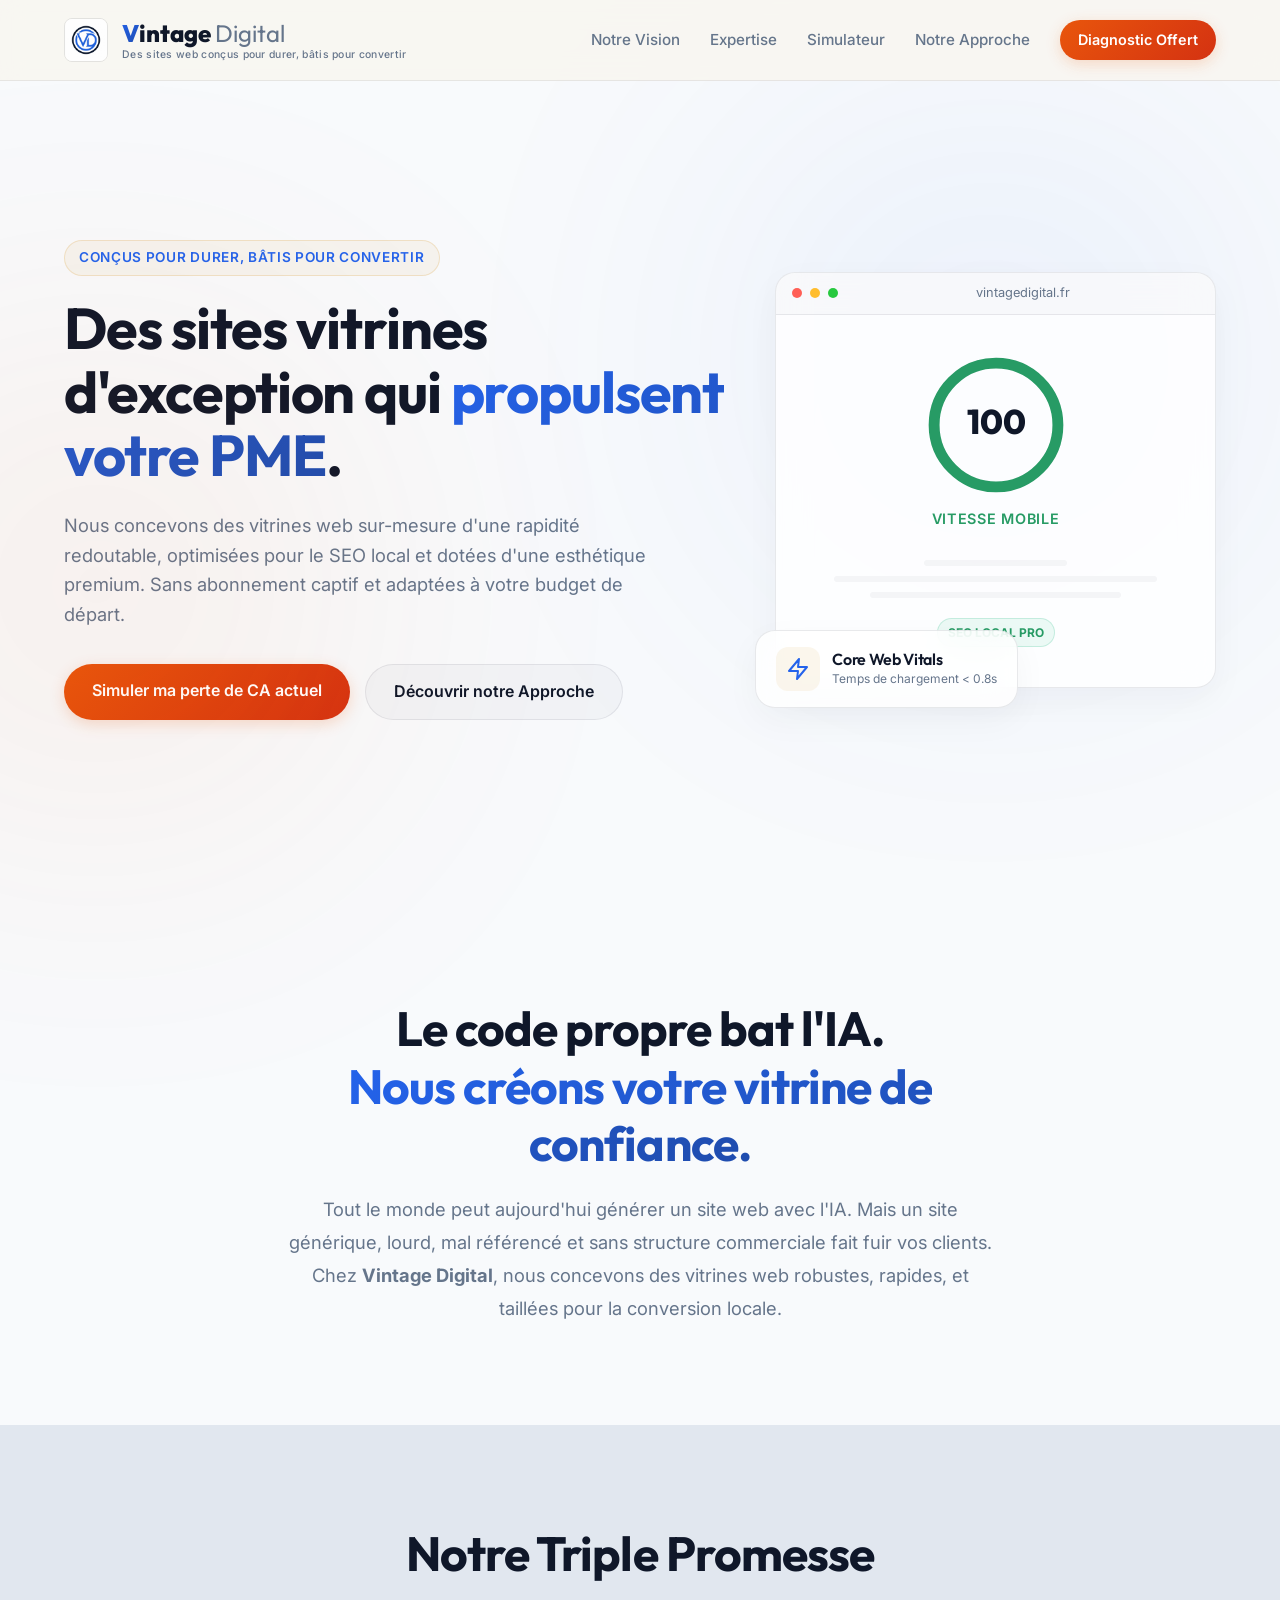
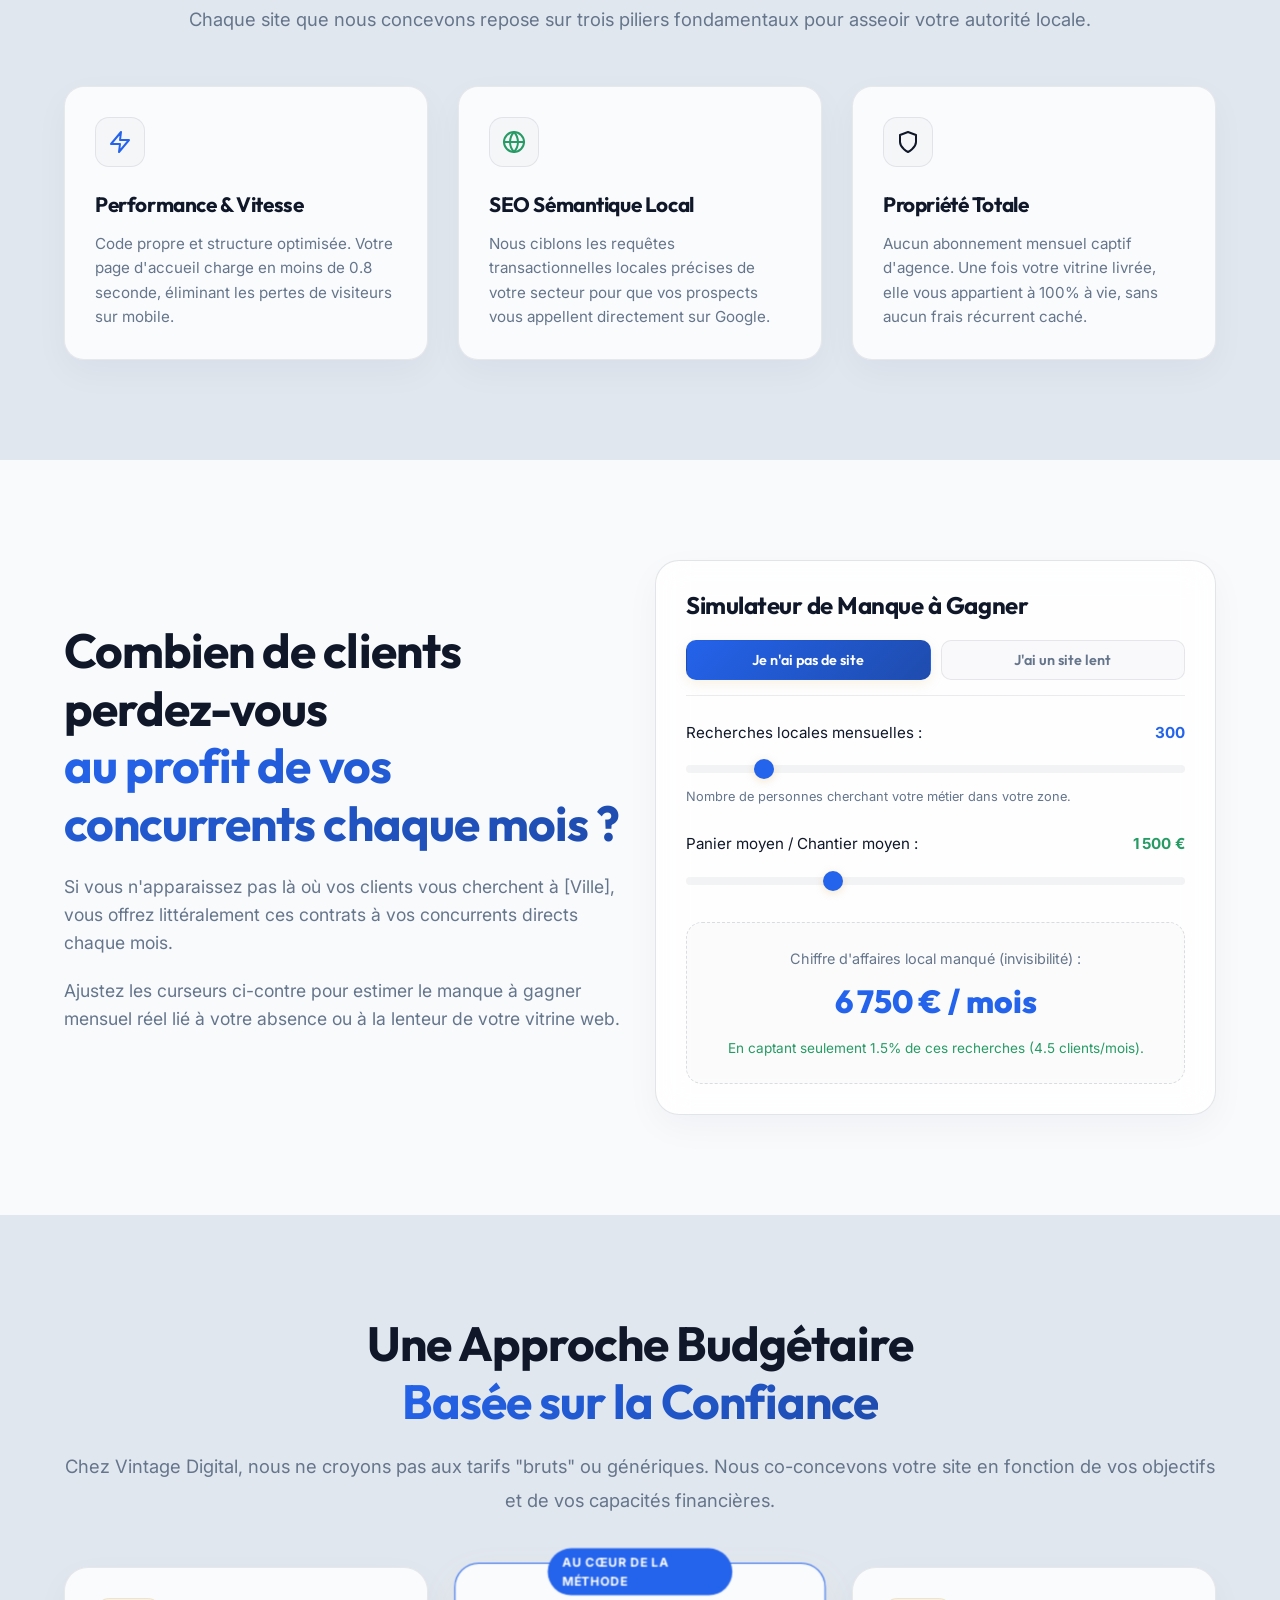
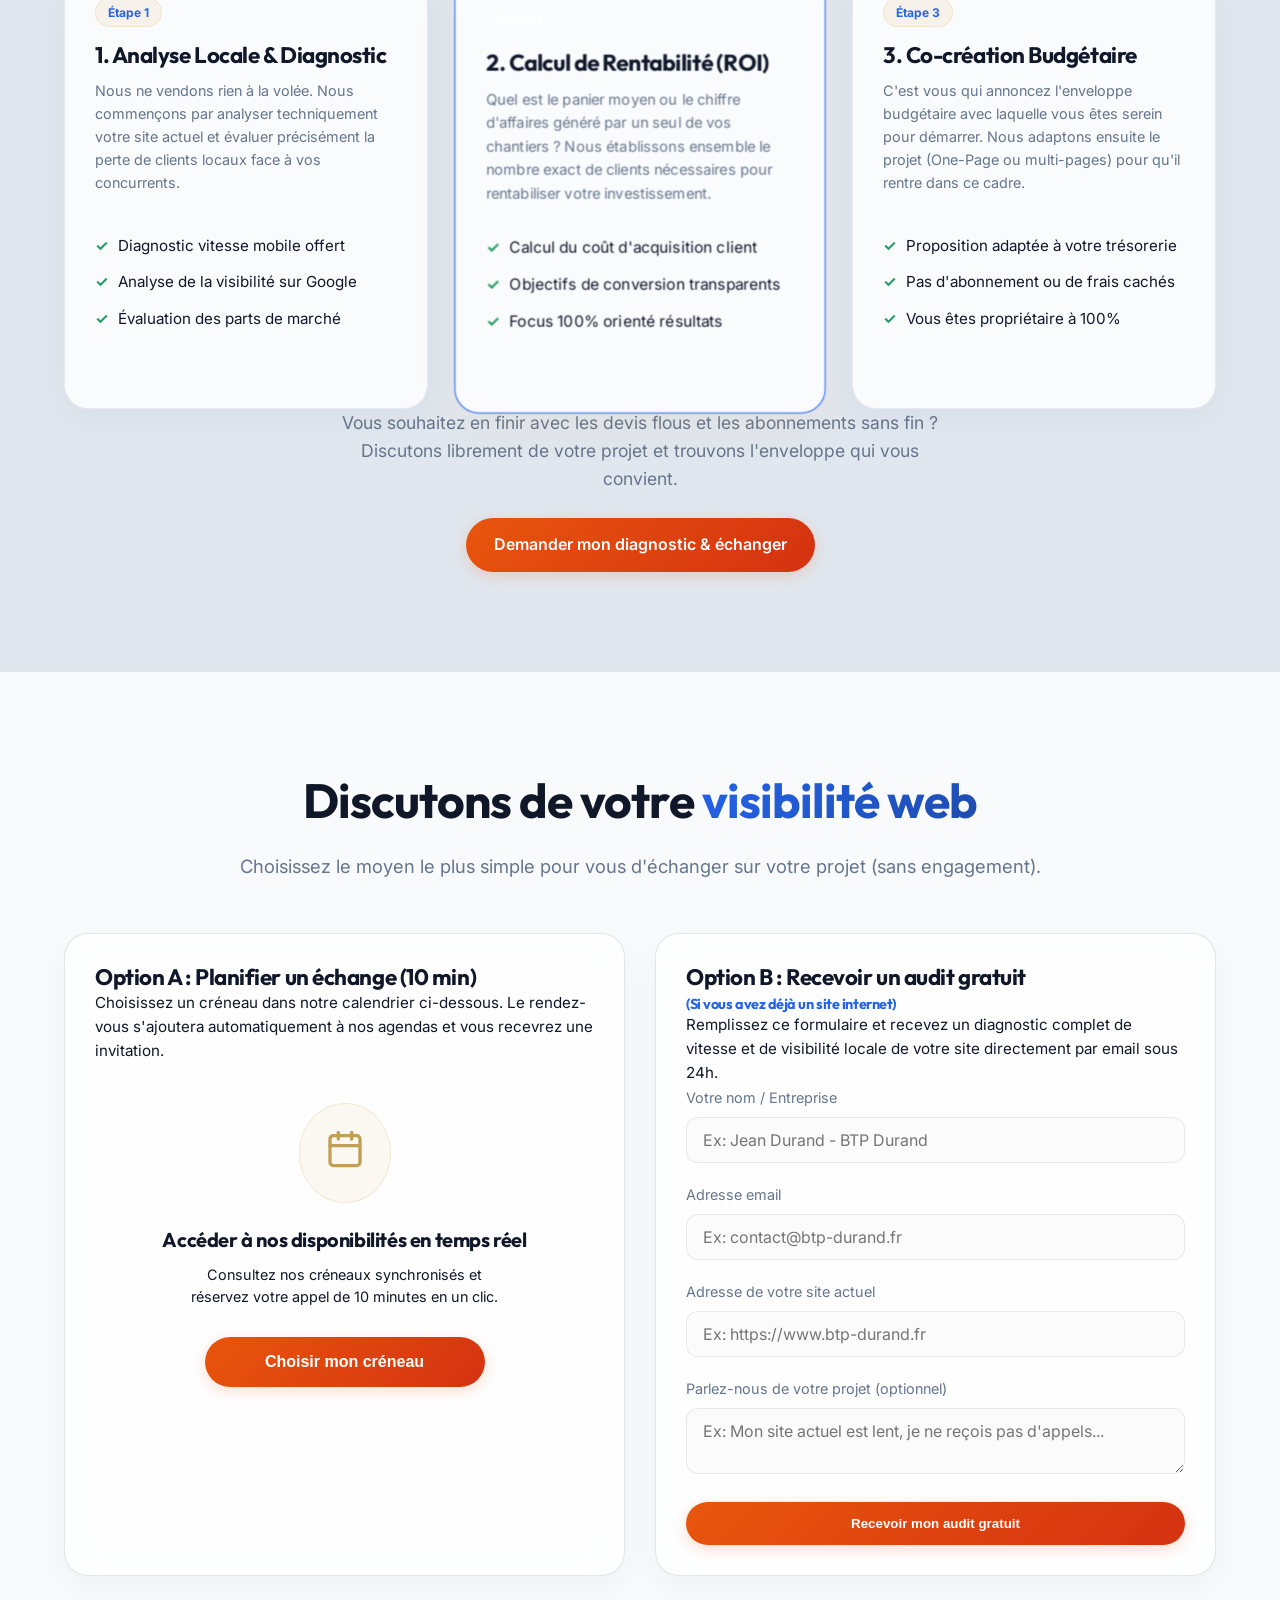
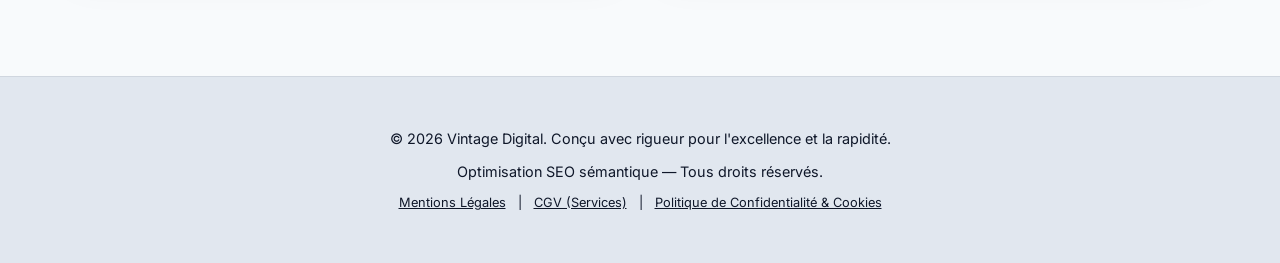
<file: index.html>
<!DOCTYPE html>
<html lang="fr">
<head>
    <meta charset="UTF-8">
    <meta name="viewport" content="width=device-width, initial-scale=1.0">
    <title>Vintage Digital — Créateur de Vitrines Web Premium & SEO pour PME</title>
    <meta name="description" content="Vintage Digital conçoit des sites vitrines propres, robustes, ultra-rapides et optimisés pour le SEO. Propulsez votre entreprise locale grâce à un design d'exception.">
    <!-- Google Fonts -->
    <link rel="preconnect" href="https://fonts.googleapis.com">
    <link rel="preconnect" href="https://fonts.gstatic.com" crossorigin>
    <link href="https://fonts.googleapis.com/css2?family=Inter:wght@300;400;500;600;700&family=Outfit:wght@400;500;600;700;800&display=swap" rel="stylesheet">
    <!-- Style CSS -->
    <link rel="stylesheet" href="index.css">
</head>
<body>

    <!-- Header / Navigation -->
    <header class="main-header">
        <div class="container header-container">
            <a href="#" class="logo flex items-center">
                <img src="logo.png" alt="Vintage Digital Logo" class="header-logo">
                <div class="logo-text">
                    <span class="logo-brand"><span class="logo-accent">V</span>intage <span class="logo-sub">Digital</span></span>
                    <span class="logo-slogan">Des sites web conçus pour durer, bâtis pour convertir</span>
                </div>
            </a>
            <nav class="main-nav" id="main-nav">
                <a href="#about" class="nav-link">Notre Vision</a>
                <a href="#features" class="nav-link">Expertise</a>
                <a href="#calculator" class="nav-link">Simulateur</a>
                <a href="#pricing" class="nav-link">Notre Approche</a>
                <a href="#contact" class="btn-wow btn-nav">Diagnostic Offert</a>
            </nav>
            <button class="menu-toggle" id="menu-toggle" aria-label="Ouvrir le menu">
                <svg width="24" height="24" viewBox="0 0 24 24" fill="none" stroke="currentColor" stroke-width="2" stroke-linecap="round" stroke-linejoin="round"><line x1="3" y1="12" x2="21" y2="12"></line><line x1="3" y1="6" x2="21" y2="6"></line><line x1="3" y1="18" x2="21" y2="18"></line></svg>
            </button>
        </div>
    </header>

    <!-- Hero Section -->
    <section class="hero-section">
        <div class="glow-orb orb-1"></div>
        <div class="glow-orb orb-2"></div>
        <div class="container hero-container">
            <div class="hero-content">
                <div class="badge">Conçus pour durer, bâtis pour convertir</div>
                <h1 class="hero-title">
                    Des sites vitrines d'exception qui <span class="gradient-text">propulsent votre PME</span>.
                </h1>
                <p class="hero-description">
                    Nous concevons des vitrines web sur-mesure d'une rapidité redoutable, optimisées pour le SEO local et dotées d'une esthétique premium. Sans abonnement captif et adaptées à votre budget de départ.
                </p>
                <div class="hero-actions">
                    <a href="#calculator" class="btn-wow">Simuler ma perte de CA actuel</a>
                    <a href="#pricing" class="btn-secondary">Découvrir notre Approche</a>
                </div>
            </div>
            
            <div class="hero-visual">
                <div class="glass-card visual-card animate-float">
                    <div class="visual-card-header">
                        <span class="dot red"></span>
                        <span class="dot yellow"></span>
                        <span class="dot green"></span>
                        <span class="url">vintagedigital.fr</span>
                    </div>
                    <div class="visual-card-body">
                        <div class="performance-circle">
                            <svg viewBox="0 0 36 36" class="circular-chart emerald">
                                <path class="circle-bg" d="M18 2.0845 a 15.9155 15.9155 0 0 1 0 31.831 a 15.9155 15.9155 0 0 1 0 -31.831" />
                                <path class="circle" stroke-dasharray="100, 100" d="M18 2.0845 a 15.9155 15.9155 0 0 1 0 31.831 a 15.9155 15.9155 0 0 1 0 -31.831" />
                                <text x="18" y="20.35" class="percentage">100</text>
                             </svg>
                            <span class="label">Vitesse Mobile</span>
                        </div>
                        <div class="mockup-content">
                            <div class="line short"></div>
                            <div class="line long"></div>
                            <div class="line medium"></div>
                            <div class="badge-mini">SEO LOCAL PRO</div>
                        </div>
                    </div>
                </div>
                
                <!-- Floating Google PageSpeed widget -->
                <div class="glass-card logo-widget animate-float-delayed">
                    <div class="logo-widget-inner">
                        <div class="icon-pulse">
                            <svg width="24" height="24" viewBox="0 0 24 24" fill="none" stroke="currentColor" stroke-width="2" stroke-linecap="round" stroke-linejoin="round" class="text-accent"><polygon points="13 2 3 14 12 14 11 22 21 10 12 10 13 2"></polygon></svg>
                        </div>
                        <div>
                            <h4>Core Web Vitals</h4>
                            <p>Temps de chargement &lt; 0.8s</p>
                        </div>
                    </div>
                </div>
            </div>
        </div>
    </section>

    <!-- Vision / About -->
    <section id="about" class="section">
        <div class="container text-center max-w-3xl">
            <h2 class="section-title">Le code propre bat l'IA.<br><span class="gradient-text">Nous créons votre vitrine de confiance.</span></h2>
            <p class="section-subtitle">
                Tout le monde peut aujourd'hui générer un site web avec l'IA. Mais un site générique, lourd, mal référencé et sans structure commerciale fait fuir vos clients. Chez <strong>Vintage Digital</strong>, nous concevons des vitrines web robustes, rapides, et taillées pour la conversion locale.
            </p>
        </div>
    </section>

    <!-- Features / Expertise -->
    <section id="features" class="section bg-alt">
        <div class="container">
            <div class="text-center mb-50">
                <h2 class="section-title">Notre Triple Promesse</h2>
                <p class="section-subtitle">Chaque site que nous concevons repose sur trois piliers fondamentaux pour asseoir votre autorité locale.</p>
            </div>
            
            <div class="grid grid-3">
                <!-- Feature 1 -->
                <div class="glass-card feature-card">
                    <div class="feature-icon">
                        <svg width="24" height="24" viewBox="0 0 24 24" fill="none" stroke="currentColor" stroke-width="2" stroke-linecap="round" stroke-linejoin="round" class="text-indigo"><polygon points="13 2 3 14 12 14 11 22 21 10 12 10 13 2"></polygon></svg>
                    </div>
                    <h3>Performance & Vitesse</h3>
                    <p>Code propre et structure optimisée. Votre page d'accueil charge en moins de 0.8 seconde, éliminant les pertes de visiteurs sur mobile.</p>
                </div>
                
                <!-- Feature 2 -->
                <div class="glass-card feature-card">
                    <div class="feature-icon">
                        <svg width="24" height="24" viewBox="0 0 24 24" fill="none" stroke="currentColor" stroke-width="2" stroke-linecap="round" stroke-linejoin="round" class="text-emerald"><circle cx="12" cy="12" r="10"></circle><line x1="2" y1="12" x2="22" y2="12"></line><path d="M12 2a15.3 15.3 0 0 1 4 10 15.3 15.3 0 0 1-4 10 15.3 15.3 0 0 1-4-10 15.3 15.3 0 0 1 4-10z"></path></svg>
                    </div>
                    <h3>SEO Sémantique Local</h3>
                    <p>Nous ciblons les requêtes transactionnelles locales précises de votre secteur pour que vos prospects vous appellent directement sur Google.</p>
                </div>
                
                <!-- Feature 3 -->
                <div class="glass-card feature-card">
                    <div class="feature-icon">
                        <svg width="24" height="24" viewBox="0 0 24 24" fill="none" stroke="currentColor" stroke-width="2" stroke-linecap="round" stroke-linejoin="round" class="text-pink"><path d="M12 22s8-4 8-10V5l-8-3-8 3v7c0 6 8 10 8 10z"></path></svg>
                    </div>
                    <h3>Propriété Totale</h3>
                    <p>Aucun abonnement mensuel captif d'agence. Une fois votre vitrine livrée, elle vous appartient à 100% à vie, sans aucun frais récurrent caché.</p>
                </div>
            </div>
        </div>
    </section>

    <!-- Interactive Calculator -->
    <section id="calculator" class="section">
        <div class="container">
            <div class="grid grid-2-equal items-center">
                <div>
                    <h2 class="section-title">Combien de clients perdez-vous <br><span class="gradient-text">au profit de vos concurrents chaque mois ?</span></h2>
                    <p class="section-description" id="calc-desc-text">
                        Si vous n'apparaissez pas là où vos clients vous cherchent à [Ville], vous offrez littéralement ces contrats à vos concurrents directs chaque mois.
                    </p>
                    <p class="section-description text-muted" id="calc-hint-text">
                        Ajustez les curseurs ci-contre pour estimer le manque à gagner mensuel réel lié à votre absence ou à la lenteur de votre vitrine web.
                    </p>
                </div>
                
                <div>
                    <div class="glass-card calc-card">
                        <h3>Simulateur de Manque à Gagner</h3>
                        
                        <div class="calc-tabs">
                            <button class="calc-tab-btn active" id="tab-no-site" type="button">Je n'ai pas de site</button>
                            <button class="calc-tab-btn" id="tab-slow-site" type="button">J'ai un site lent</button>
                        </div>
                        
                        <!-- Path A: No site -->
                        <div id="inputs-no-site" class="calc-inputs-container">
                            <div class="calc-input-group">
                                <label for="volume-range">Recherches locales mensuelles : <span id="volume-val" class="text-indigo font-bold">300</span></label>
                                <input type="range" id="volume-range" min="100" max="1500" step="50" value="300">
                                <span class="range-hint">Nombre de personnes cherchant votre métier dans votre zone.</span>
                            </div>
                            
                            <div class="calc-input-group">
                                <label for="client-val-range">Panier moyen / Chantier moyen : <span id="client-val-val" class="text-emerald font-bold">1 500 €</span></label>
                                <input type="range" id="client-val-range" min="100" max="5000" step="100" value="1500">
                            </div>
                        </div>
                        
                        <!-- Path B: Slow site (hidden by default) -->
                        <div id="inputs-slow-site" class="calc-inputs-container hidden">
                            <div class="calc-input-group">
                                <label for="speed-range">Vitesse de chargement actuelle : <span id="speed-val" class="text-indigo font-bold">4.0s</span></label>
                                <input type="range" id="speed-range" min="1" max="8" step="0.5" value="4">
                                <span class="range-hint">Recommandé par Google : <span class="text-emerald font-bold">&lt; 1s</span></span>
                            </div>
                            
                            <div class="calc-input-group">
                                <label for="rev-range">Chiffre d'affaires mensuel estimé : <span id="rev-val" class="text-emerald font-bold">15 000 €</span></label>
                                <input type="range" id="rev-range" min="2000" max="80000" step="2000" value="15000">
                            </div>
                        </div>
                        
                        <!-- Shared Result -->
                        <div class="calc-result">
                            <span class="result-label" id="result-label-text">Manque à gagner mensuel estimé :</span>
                            <span class="result-value" id="loss-val">4 500 € / mois</span>
                            <p class="result-note" id="result-note-text">Avec un site vitrine optimisé Vintage Digital, captez ces appels en continu.</p>
                        </div>
                    </div>
                </div>
            </div>
        </div>
    </section>

    <!-- Pricing Section / Notre Approche -->
    <section id="pricing" class="section bg-alt">
        <div class="container">
            <div class="text-center mb-50">
                <h2 class="section-title">Une Approche Budgétaire <br><span class="gradient-text">Basée sur la Confiance</span></h2>
                <p class="section-subtitle">Chez Vintage Digital, nous ne croyons pas aux tarifs "bruts" ou génériques. Nous co-concevons votre site en fonction de vos objectifs et de vos capacités financières.</p>
            </div>
            
            <div class="grid grid-3">
                <!-- Step 1 -->
                <div class="glass-card pricing-card">
                    <div class="plan-header">
                        <div class="badge-step">Étape 1</div>
                        <h4>1. Analyse Locale & Diagnostic</h4>
                        <p class="plan-desc" style="margin-top: 10px;">Nous ne vendons rien à la volée. Nous commençons par analyser techniquement votre site actuel et évaluer précisément la perte de clients locaux face à vos concurrents.</p>
                    </div>
                    <div class="plan-features">
                        <ul>
                            <li><span class="check">✓</span> Diagnostic vitesse mobile offert</li>
                            <li><span class="check">✓</span> Analyse de la visibilité sur Google</li>
                            <li><span class="check">✓</span> Évaluation des parts de marché</li>
                        </ul>
                    </div>
                </div>
                
                <!-- Step 2 (Featured) -->
                <div class="glass-card pricing-card featured">
                    <div class="popular-badge">Au cœur de la méthode</div>
                    <div class="plan-header">
                        <div class="badge-step-light">Étape 2</div>
                        <h4 style="color: var(--color-slate-dark);">2. Calcul de Rentabilité (ROI)</h4>
                        <p class="plan-desc" style="color: var(--text-muted); margin-top: 10px;">Quel est le panier moyen ou le chiffre d'affaires généré par un seul de vos chantiers ? Nous établissons ensemble le nombre exact de clients nécessaires pour rentabiliser votre investissement.</p>
                    </div>
                    <div class="plan-features">
                        <ul>
                            <li><span class="check">✓</span> Calcul du coût d'acquisition client</li>
                            <li><span class="check">✓</span> Objectifs de conversion transparents</li>
                            <li><span class="check">✓</span> Focus 100% orienté résultats</li>
                        </ul>
                    </div>
                </div>
                
                <!-- Step 3 -->
                <div class="glass-card pricing-card">
                    <div class="plan-header">
                        <div class="badge-step">Étape 3</div>
                        <h4>3. Co-création Budgétaire</h4>
                        <p class="plan-desc" style="margin-top: 10px;">C'est vous qui annoncez l'enveloppe budgétaire avec laquelle vous êtes serein pour démarrer. Nous adaptons ensuite le projet (One-Page ou multi-pages) pour qu'il rentre dans ce cadre.</p>
                    </div>
                    <div class="plan-features">
                        <ul>
                            <li><span class="check">✓</span> Proposition adaptée à votre trésorerie</li>
                            <li><span class="check">✓</span> Pas d'abonnement ou de frais cachés</li>
                            <li><span class="check">✓</span> Vous êtes propriétaire à 100%</li>
                        </ul>
                    </div>
                </div>
            </div>
            
            <div class="text-center mt-50">
                <p class="section-description" style="max-width: 600px; margin: 0 auto 25px auto;">
                    Vous souhaitez en finir avec les devis flous et les abonnements sans fin ? Discutons librement de votre projet et trouvons l'enveloppe qui vous convient.
                </p>
                <a href="#contact" class="btn-wow">Demander mon diagnostic & échanger</a>
            </div>
        </div>
    </section>


    <!-- Contact Section -->
    <section id="contact" class="section">
        <div class="container">
            <div class="text-center mb-50">
                <h2 class="section-title">Discutons de votre <span class="gradient-text">visibilité web</span></h2>
                <p class="section-subtitle">Choisissez le moyen le plus simple pour vous d'échanger sur votre projet (sans engagement).</p>
            </div>
            
            <div class="grid grid-2-equal">
                <!-- Column 1: Calendly -->
                <div class="glass-card contact-card">
                    <h3 class="mb-20" style="font-size: 1.4rem;">Option A : Planifier un échange (10 min)</h3>
                    <p class="text-muted mb-20" style="font-size: 0.95rem;">Choisissez un créneau dans notre calendrier ci-dessous. Le rendez-vous s'ajoutera automatiquement à nos agendas et vous recevrez une invitation.</p>
                    
                    <!-- Cal.com Widget Custom Styled (Gold, Ardoise, Crème) -->
                    <div class="calendar-teaser-container" style="text-align: center; padding: 40px 20px; display: flex; flex-direction: column; align-items: center; justify-content: center; min-height: 350px;">
                        <div class="calendar-icon-wrapper" style="background: rgba(217, 167, 74, 0.08); border-radius: 50%; padding: 25px; margin-bottom: 25px; border: 1px solid rgba(217, 167, 74, 0.2); animation: pulse 2.5s infinite;">
                            <svg width="40" height="40" viewBox="0 0 24 24" fill="none" stroke="#bfa054" stroke-width="2" stroke-linecap="round" stroke-linejoin="round" class="feather feather-calendar"><rect x="3" y="4" width="18" height="18" rx="2" ry="2"></rect><line x1="16" y1="2" x2="16" y2="6"></line><line x1="8" y1="2" x2="8" y2="6"></line><line x1="3" y1="10" x2="21" y2="10"></line></svg>
                        </div>
                        <h4 style="font-size: 1.25rem; font-family: var(--font-heading); margin-bottom: 12px; color: var(--color-slate-dark);">Accéder à nos disponibilités en temps réel</h4>
                        <p class="text-muted" style="font-size: 0.9rem; max-width: 320px; margin-bottom: 30px; line-height: 1.5;">Consultez nos créneaux synchronisés et réservez votre appel de 10 minutes en un clic.</p>
                        
                        <button data-cal-link="vintage-digital-1aadmo/appel-decouverte-10-min" data-cal-config='{"theme":"light"}' class="btn-wow" style="padding: 16px 36px; font-size: 1rem; width: 100%; max-width: 280px;">Choisir mon créneau</button>
                    </div>

                    <script type="text/javascript">
                      (function (C, A, L) {
                        let p = function (a, ar) { a.q.push(ar); };
                        let d = C.document; C.Cal = C.Cal || function () {
                          let cal = C.Cal; let ar = arguments;
                          if (!cal.loaded) {
                            cal.ns = {}; cal.q = cal.q || [];
                            d.head.appendChild(d.createElement("script")).src = A;
                            cal.loaded = true;
                          }
                          if (ar[0] === L) {
                            const api = function () { p(api, arguments); };
                            const namespace = ar[1];
                            api.q = api.q || [];
                            if (typeof namespace === "string") {
                              cal.ns[namespace] = cal.ns[namespace] || api;
                              p(cal.ns[namespace], ar);
                              p(cal, ["initNamespace", namespace]);
                            } else p(cal, ar);
                            return;
                          }
                          p(cal, ar);
                        };
                      })(window, "https://app.cal.com/embed/embed.js", "init");
                      
                      Cal("init", { origin: "https://cal.com" });
                      Cal("ui", {
                        styles: {
                          branding: {
                            brandColor: "#2563eb"
                          }
                        }
                      });
                    </script>
                </div>
                
                <!-- Column 2: Web3Forms -->
                <div class="glass-card contact-card">
                    <h3 class="mb-20" style="font-size: 1.4rem;">Option B : Recevoir un audit gratuit <span style="font-size: 0.9rem; color: var(--color-gold); display: block; margin-top: 5px;">(Si vous avez déjà un site internet)</span></h3>
                    <p class="text-muted mb-20" style="font-size: 0.95rem;">Remplissez ce formulaire et recevez un diagnostic complet de vitesse et de visibilité locale de votre site directement par email sous 24h.</p>
                    
                    <form action="https://api.web3forms.com/submit" method="POST" id="contact-form">
                        <!-- Clé d'accès gratuite à récupérer sur web3forms.com pour contact@vintagedigital.fr -->
                        <input type="hidden" name="access_key" value="61b870ed-7a08-4e9a-b769-940f2c7f8785">
                        <input type="hidden" name="subject" value="Nouvelle demande d'audit - Vintage Digital">
                        <input type="hidden" name="from_name" value="Vintage Digital Website">
                        
                        <div class="form-group">
                            <label for="name">Votre nom / Entreprise</label>
                            <input type="text" id="name" name="name" required placeholder="Ex: Jean Durand - BTP Durand">
                        </div>
                        <div class="form-group">
                            <label for="email">Adresse email</label>
                            <input type="email" id="email" name="email" required placeholder="Ex: contact@btp-durand.fr">
                        </div>
                        <div class="form-group">
                            <label for="website">Adresse de votre site actuel</label>
                            <input type="url" id="website" name="website" required placeholder="Ex: https://www.btp-durand.fr">
                        </div>
                        <div class="form-group">
                            <label for="message">Parlez-nous de votre projet (optionnel)</label>
                            <textarea id="message" name="message" rows="2" placeholder="Ex: Mon site actuel est lent, je ne reçois pas d'appels..."></textarea>
                        </div>
                        <button type="submit" class="btn-wow w-full">Recevoir mon audit gratuit</button>
                    </form>
                    <div id="form-success" class="text-center text-emerald font-bold mt-20 hidden">
                        Merci ! Votre demande a bien été envoyée. Vous recevrez votre diagnostic par email sous 24h.
                    </div>
                </div>
            </div>
        </div>
    </section>

    <!-- Footer -->
    <footer class="main-footer">
        <div class="container text-center">
            <p>&copy; 2026 Vintage Digital. Conçu avec rigueur pour l'excellence et la rapidité.</p>
            <p class="text-muted mt-10">
                Optimisation SEO sémantique — Tous droits réservés.
            </p>
            <p class="text-muted mt-10" style="font-size: 0.8rem;">
                <a href="mentions-legales.html" style="text-decoration: underline; margin: 0 8px;">Mentions Légales</a> | 
                <a href="cgv.html" style="text-decoration: underline; margin: 0 8px;">CGV (Services)</a> | 
                <a href="politique-confidentialite.html" style="text-decoration: underline; margin: 0 8px;">Politique de Confidentialité & Cookies</a>
            </p>
        </div>
    </footer>

    <!-- Script JS -->
    <script src="index.js"></script>
</body>
</html>
</file>
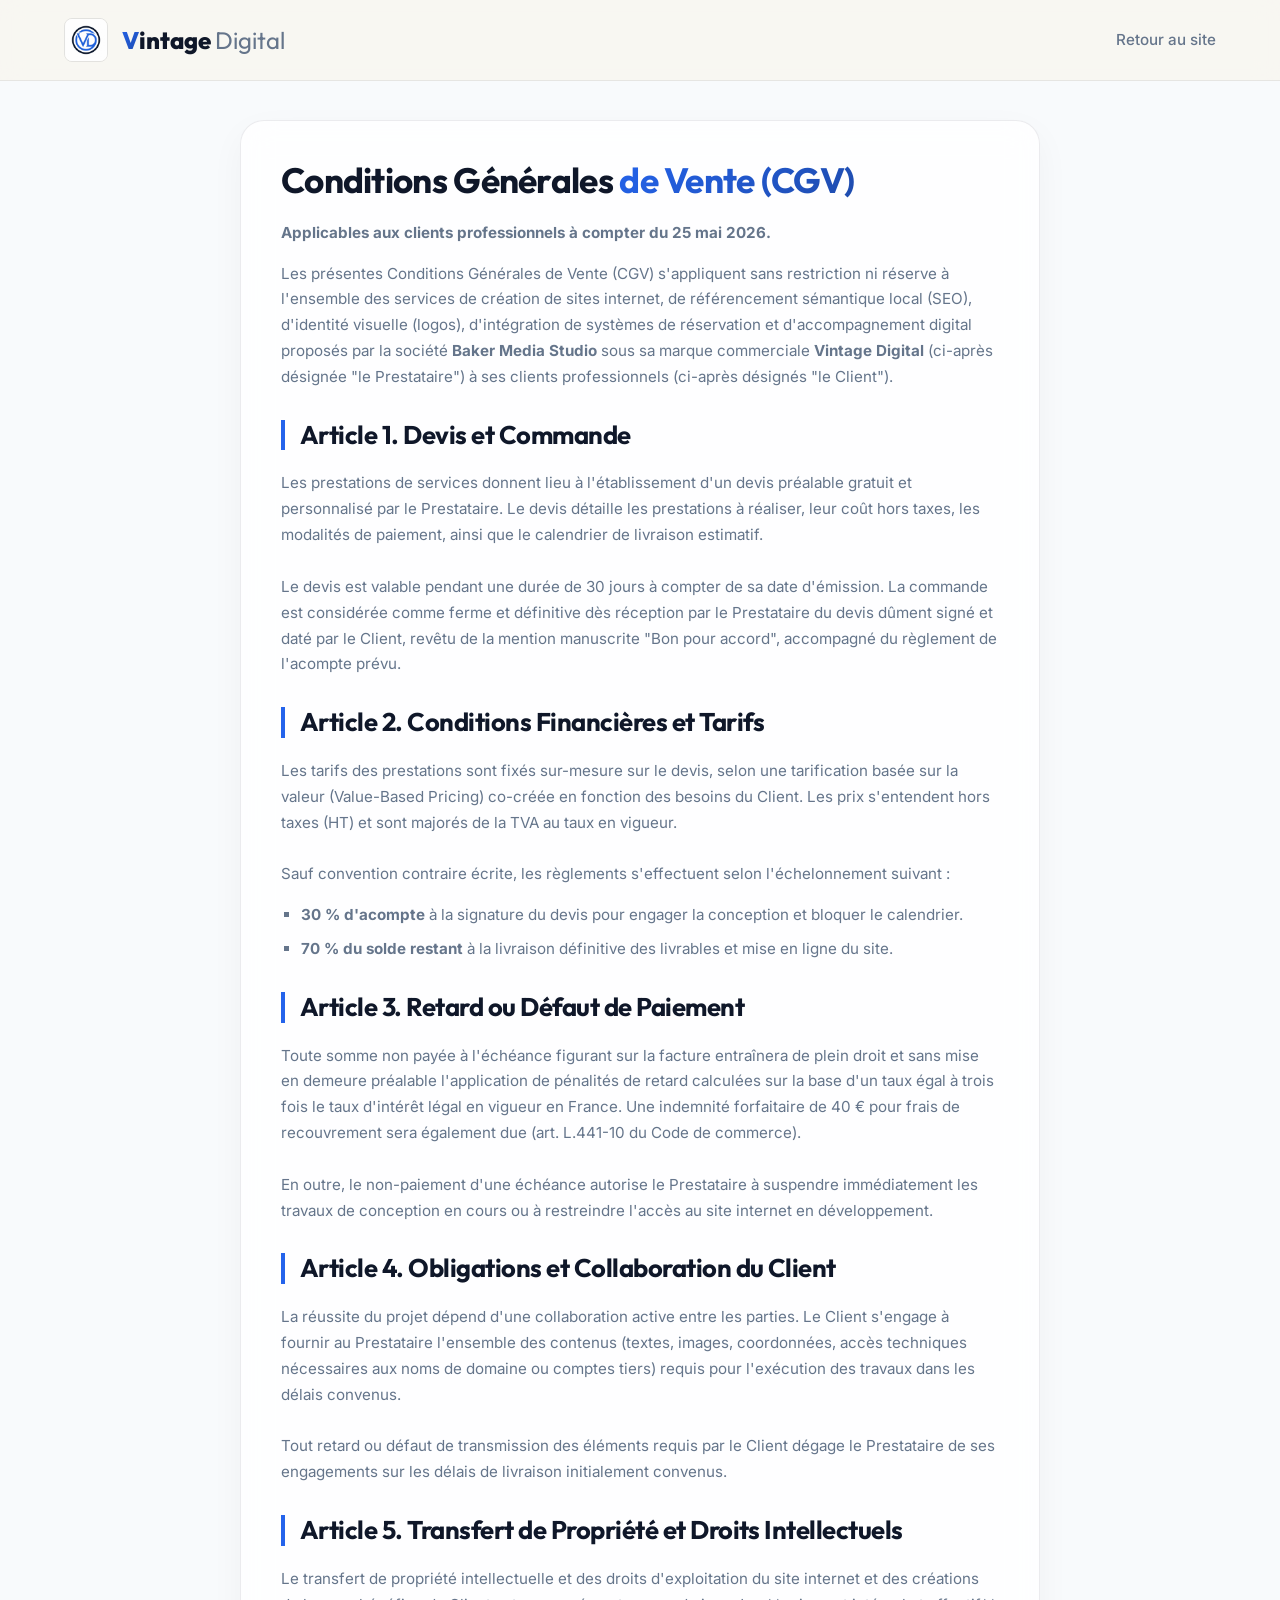
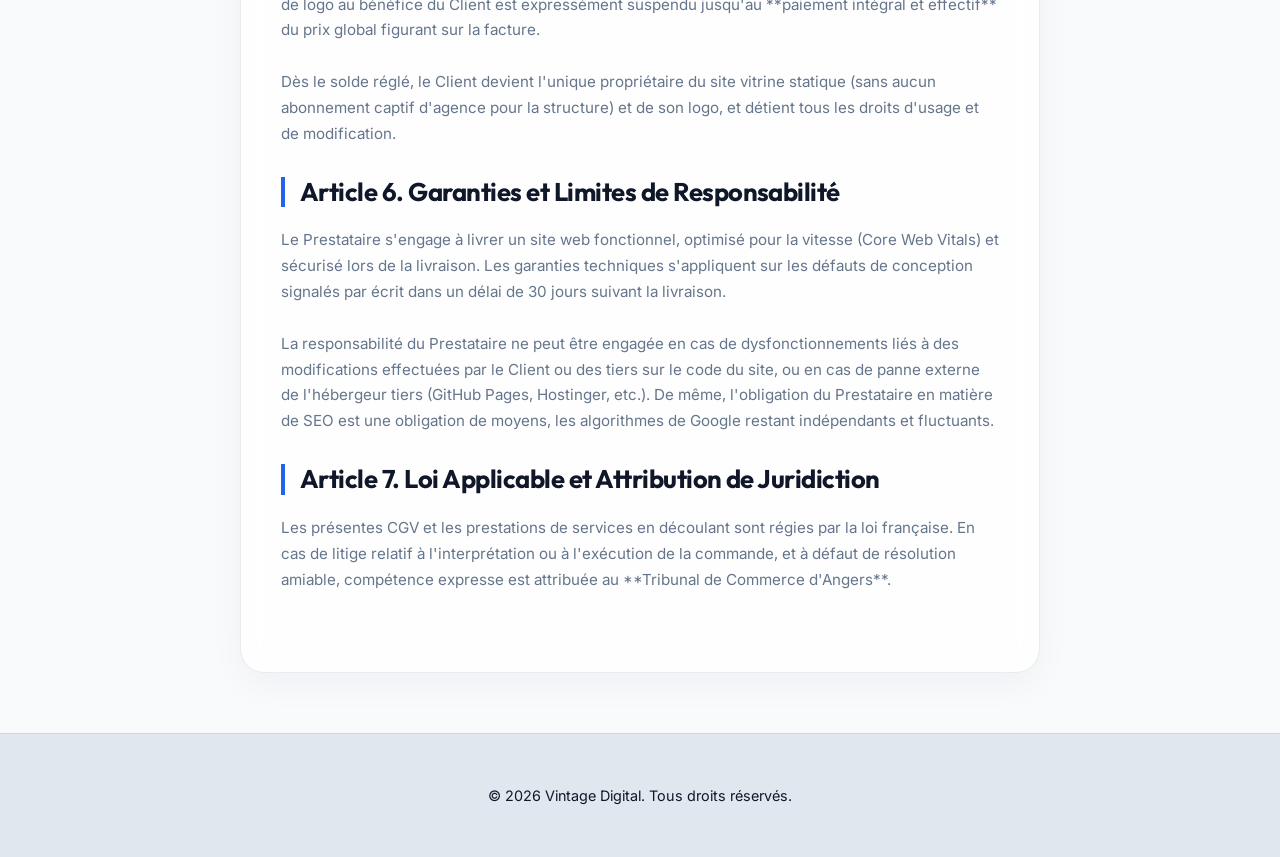
<file: cgv.html>
<!DOCTYPE html>
<html lang="fr">
<head>
    <meta charset="UTF-8">
    <meta name="viewport" content="width=device-width, initial-scale=1.0">
    <title>Conditions Générales de Vente (CGV) — Vintage Digital</title>
    <link rel="preconnect" href="https://fonts.googleapis.com">
    <link rel="preconnect" href="https://fonts.gstatic.com" crossorigin>
    <link href="https://fonts.googleapis.com/css2?family=Inter:wght@300;400;500;600;700&family=Outfit:wght@400;500;600;700;800&display=swap" rel="stylesheet">
    <link rel="stylesheet" href="index.css">
    <style>
        .legal-container {
            max-width: 800px;
            margin: 120px auto 60px auto;
            padding: 40px;
            background: var(--glass-bg);
            backdrop-filter: blur(16px);
            -webkit-backdrop-filter: blur(16px);
            border: 1px solid var(--glass-border);
            border-radius: 24px;
            box-shadow: var(--glass-shadow);
        }
        .legal-section {
            margin-bottom: 40px;
        }
        .legal-section h2 {
            font-size: 1.6rem;
            color: var(--color-slate-dark);
            margin-bottom: 20px;
            border-left: 4px solid var(--color-gold);
            padding-left: 15px;
            margin-top: 30px;
        }
        .legal-section h3 {
            font-size: 1.15rem;
            color: var(--text-primary);
            margin: 20px 0 10px 0;
            font-weight: 600;
        }
        .legal-section p, .legal-section ul {
            color: var(--text-muted);
            font-size: 0.95rem;
            line-height: 1.7;
            margin-bottom: 15px;
        }
        .legal-section ul {
            padding-left: 20px;
            list-style-type: square;
        }
        .legal-section li {
            margin-bottom: 8px;
        }
    </style>
</head>
<body>

    <!-- Header / Navigation -->
    <header class="main-header">
        <div class="container header-container">
            <a href="index.html" class="logo flex items-center">
                <img src="logo.png" alt="Vintage Digital Logo" class="header-logo">
                <div class="logo-text">
                    <span class="logo-brand"><span class="logo-accent">V</span>intage <span class="logo-sub">Digital</span></span>
                </div>
            </a>
            <nav class="main-nav">
                <a href="index.html" class="nav-link">Retour au site</a>
            </nav>
        </div>
    </header>

    <!-- Main Content -->
    <div class="container">
        <main class="legal-container">
            <h1 class="hero-title" style="font-size: 2.2rem; margin-bottom: 20px;">Conditions Générales <span class="gradient-text">de Vente (CGV)</span></h1>
            
            <section class="legal-section">
                <p><strong>Applicables aux clients professionnels à compter du 25 mai 2026.</strong></p>
                
                <p>Les présentes Conditions Générales de Vente (CGV) s'appliquent sans restriction ni réserve à l'ensemble des services de création de sites internet, de référencement sémantique local (SEO), d'identité visuelle (logos), d'intégration de systèmes de réservation et d'accompagnement digital proposés par la société <strong>Baker Media Studio</strong> sous sa marque commerciale <strong>Vintage Digital</strong> (ci-après désignée "le Prestataire") à ses clients professionnels (ci-après désignés "le Client").</p>
                
                <h2>Article 1. Devis et Commande</h2>
                <p>Les prestations de services donnent lieu à l'établissement d'un devis préalable gratuit et personnalisé par le Prestataire. Le devis détaille les prestations à réaliser, leur coût hors taxes, les modalités de paiement, ainsi que le calendrier de livraison estimatif.<br><br>Le devis est valable pendant une durée de 30 jours à compter de sa date d'émission. La commande est considérée comme ferme et définitive dès réception par le Prestataire du devis dûment signé et daté par le Client, revêtu de la mention manuscrite "Bon pour accord", accompagné du règlement de l'acompte prévu.</p>

                <h2>Article 2. Conditions Financières et Tarifs</h2>
                <p>Les tarifs des prestations sont fixés sur-mesure sur le devis, selon une tarification basée sur la valeur (Value-Based Pricing) co-créée en fonction des besoins du Client. Les prix s'entendent hors taxes (HT) et sont majorés de la TVA au taux en vigueur.<br><br>Sauf convention contraire écrite, les règlements s'effectuent selon l'échelonnement suivant :</p>
                <ul>
                    <li><strong>30 % d'acompte</strong> à la signature du devis pour engager la conception et bloquer le calendrier.</li>
                    <li><strong>70 % du solde restant</strong> à la livraison définitive des livrables et mise en ligne du site.</li>
                </ul>

                <h2>Article 3. Retard ou Défaut de Paiement</h2>
                <p>Toute somme non payée à l'échéance figurant sur la facture entraînera de plein droit et sans mise en demeure préalable l'application de pénalités de retard calculées sur la base d'un taux égal à trois fois le taux d'intérêt légal en vigueur en France. Une indemnité forfaitaire de 40 € pour frais de recouvrement sera également due (art. L.441-10 du Code de commerce).<br><br>En outre, le non-paiement d'une échéance autorise le Prestataire à suspendre immédiatement les travaux de conception en cours ou à restreindre l'accès au site internet en développement.</p>

                <h2>Article 4. Obligations et Collaboration du Client</h2>
                <p>La réussite du projet dépend d'une collaboration active entre les parties. Le Client s'engage à fournir au Prestataire l'ensemble des contenus (textes, images, coordonnées, accès techniques nécessaires aux noms de domaine ou comptes tiers) requis pour l'exécution des travaux dans les délais convenus.<br><br>Tout retard ou défaut de transmission des éléments requis par le Client dégage le Prestataire de ses engagements sur les délais de livraison initialement convenus.</p>

                <h2>Article 5. Transfert de Propriété et Droits Intellectuels</h2>
                <p>Le transfert de propriété intellectuelle et des droits d'exploitation du site internet et des créations de logo au bénéfice du Client est expressément suspendu jusqu'au **paiement intégral et effectif** du prix global figurant sur la facture.<br><br>Dès le solde réglé, le Client devient l'unique propriétaire du site vitrine statique (sans aucun abonnement captif d'agence pour la structure) et de son logo, et détient tous les droits d'usage et de modification.</p>

                <h2>Article 6. Garanties et Limites de Responsabilité</h2>
                <p>Le Prestataire s'engage à livrer un site web fonctionnel, optimisé pour la vitesse (Core Web Vitals) et sécurisé lors de la livraison. Les garanties techniques s'appliquent sur les défauts de conception signalés par écrit dans un délai de 30 jours suivant la livraison.<br><br>La responsabilité du Prestataire ne peut être engagée en cas de dysfonctionnements liés à des modifications effectuées par le Client ou des tiers sur le code du site, ou en cas de panne externe de l'hébergeur tiers (GitHub Pages, Hostinger, etc.). De même, l'obligation du Prestataire en matière de SEO est une obligation de moyens, les algorithmes de Google restant indépendants et fluctuants.</p>

                <h2>Article 7. Loi Applicable et Attribution de Juridiction</h2>
                <p>Les présentes CGV et les prestations de services en découlant sont régies par la loi française. En cas de litige relatif à l'interprétation ou à l'exécution de la commande, et à défaut de résolution amiable, compétence expresse est attribuée au **Tribunal de Commerce d'Angers**.</p>
            </section>
        </main>
    </div>

    <!-- Footer -->
    <footer class="main-footer">
        <div class="container text-center">
            <p>&copy; 2026 Vintage Digital. Tous droits réservés.</p>
        </div>
    </footer>

</body>
</html>
</file>
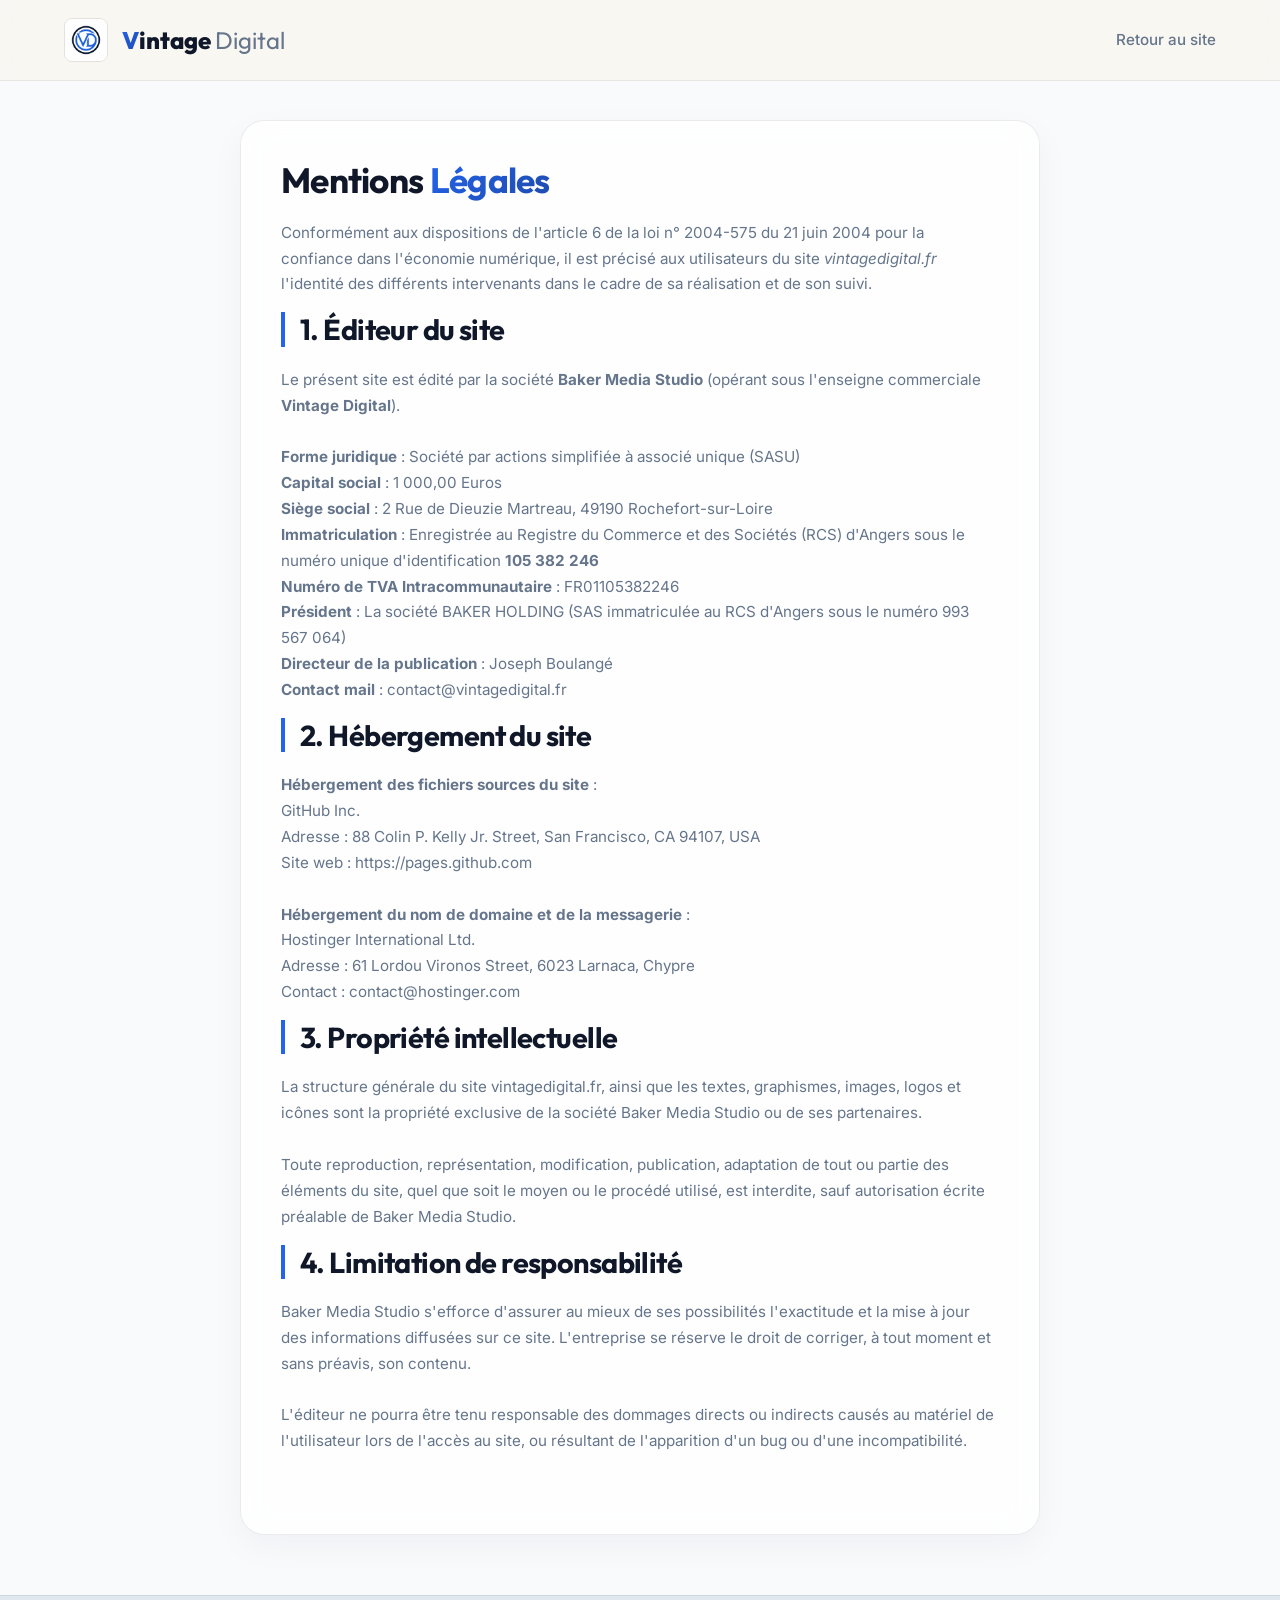
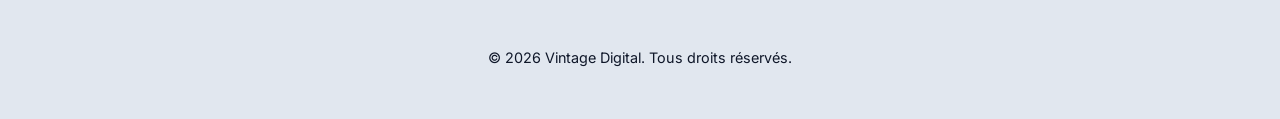
<file: mentions-legales.html>
<!DOCTYPE html>
<html lang="fr">
<head>
    <meta charset="UTF-8">
    <meta name="viewport" content="width=device-width, initial-scale=1.0">
    <title>Mentions Légales — Vintage Digital</title>
    <link rel="preconnect" href="https://fonts.googleapis.com">
    <link rel="preconnect" href="https://fonts.gstatic.com" crossorigin>
    <link href="https://fonts.googleapis.com/css2?family=Inter:wght@300;400;500;600;700&family=Outfit:wght@400;500;600;700;800&display=swap" rel="stylesheet">
    <link rel="stylesheet" href="index.css">
    <style>
        .legal-container {
            max-width: 800px;
            margin: 120px auto 60px auto;
            padding: 40px;
            background: var(--glass-bg);
            backdrop-filter: blur(16px);
            -webkit-backdrop-filter: blur(16px);
            border: 1px solid var(--glass-border);
            border-radius: 24px;
            box-shadow: var(--glass-shadow);
        }
        .legal-section {
            margin-bottom: 40px;
        }
        .legal-section h2 {
            font-size: 1.8rem;
            color: var(--color-slate-dark);
            margin-bottom: 20px;
            border-left: 4px solid var(--color-gold);
            padding-left: 15px;
        }
        .legal-section h3 {
            font-size: 1.2rem;
            color: var(--text-primary);
            margin: 25px 0 10px 0;
        }
        .legal-section p, .legal-section ul {
            color: var(--text-muted);
            font-size: 0.95rem;
            line-height: 1.7;
            margin-bottom: 15px;
        }
    </style>
</head>
<body>

    <!-- Header / Navigation -->
    <header class="main-header">
        <div class="container header-container">
            <a href="index.html" class="logo flex items-center">
                <img src="logo.png" alt="Vintage Digital Logo" class="header-logo">
                <div class="logo-text">
                    <span class="logo-brand"><span class="logo-accent">V</span>intage <span class="logo-sub">Digital</span></span>
                </div>
            </a>
            <nav class="main-nav">
                <a href="index.html" class="nav-link">Retour au site</a>
            </nav>
        </div>
    </header>

    <!-- Main Content -->
    <div class="container">
        <main class="legal-container">
            <h1 class="hero-title" style="font-size: 2.2rem; margin-bottom: 20px;">Mentions <span class="gradient-text">Légales</span></h1>
            
            <section class="legal-section">
                <p>Conformément aux dispositions de l'article 6 de la loi n° 2004-575 du 21 juin 2004 pour la confiance dans l'économie numérique, il est précisé aux utilisateurs du site <em>vintagedigital.fr</em> l'identité des différents intervenants dans le cadre de sa réalisation et de son suivi.</p>
                
                <h2>1. Éditeur du site</h2>
                <p>
                    Le présent site est édité par la société <strong>Baker Media Studio</strong> (opérant sous l'enseigne commerciale <strong>Vintage Digital</strong>).<br><br>
                    <strong>Forme juridique</strong> : Société par actions simplifiée à associé unique (SASU)<br>
                    <strong>Capital social</strong> : 1 000,00 Euros<br>
                    <strong>Siège social</strong> : 2 Rue de Dieuzie Martreau, 49190 Rochefort-sur-Loire<br>
                    <strong>Immatriculation</strong> : Enregistrée au Registre du Commerce et des Sociétés (RCS) d'Angers sous le numéro unique d'identification <strong>105 382 246</strong><br>
                    <strong>Numéro de TVA Intracommunautaire</strong> : FR01105382246<br>
                    <strong>Président</strong> : La société BAKER HOLDING (SAS immatriculée au RCS d'Angers sous le numéro 993 567 064)<br>
                    <strong>Directeur de la publication</strong> : Joseph Boulangé<br>
                    <strong>Contact mail</strong> : contact@vintagedigital.fr
                </p>

                <h2>2. Hébergement du site</h2>
                <p>
                    <strong>Hébergement des fichiers sources du site</strong> :<br>
                    GitHub Inc.<br>
                    Adresse : 88 Colin P. Kelly Jr. Street, San Francisco, CA 94107, USA<br>
                    Site web : https://pages.github.com<br><br>
                    <strong>Hébergement du nom de domaine et de la messagerie</strong> :<br>
                    Hostinger International Ltd.<br>
                    Adresse : 61 Lordou Vironos Street, 6023 Larnaca, Chypre<br>
                    Contact : contact@hostinger.com
                </p>

                <h2>3. Propriété intellectuelle</h2>
                <p>
                    La structure générale du site vintagedigital.fr, ainsi que les textes, graphismes, images, logos et icônes sont la propriété exclusive de la société Baker Media Studio ou de ses partenaires.<br><br>
                    Toute reproduction, représentation, modification, publication, adaptation de tout ou partie des éléments du site, quel que soit le moyen ou le procédé utilisé, est interdite, sauf autorisation écrite préalable de Baker Media Studio.
                </p>

                <h2>4. Limitation de responsabilité</h2>
                <p>
                    Baker Media Studio s'efforce d'assurer au mieux de ses possibilités l'exactitude et la mise à jour des informations diffusées sur ce site. L'entreprise se réserve le droit de corriger, à tout moment et sans préavis, son contenu.<br><br>
                    L'éditeur ne pourra être tenu responsable des dommages directs ou indirects causés au matériel de l'utilisateur lors de l'accès au site, ou résultant de l'apparition d'un bug ou d'une incompatibilité.
                </p>
            </section>
        </main>
    </div>

    <!-- Footer -->
    <footer class="main-footer">
        <div class="container text-center">
            <p>&copy; 2026 Vintage Digital. Tous droits réservés.</p>
        </div>
    </footer>

</body>
</html>
</file>
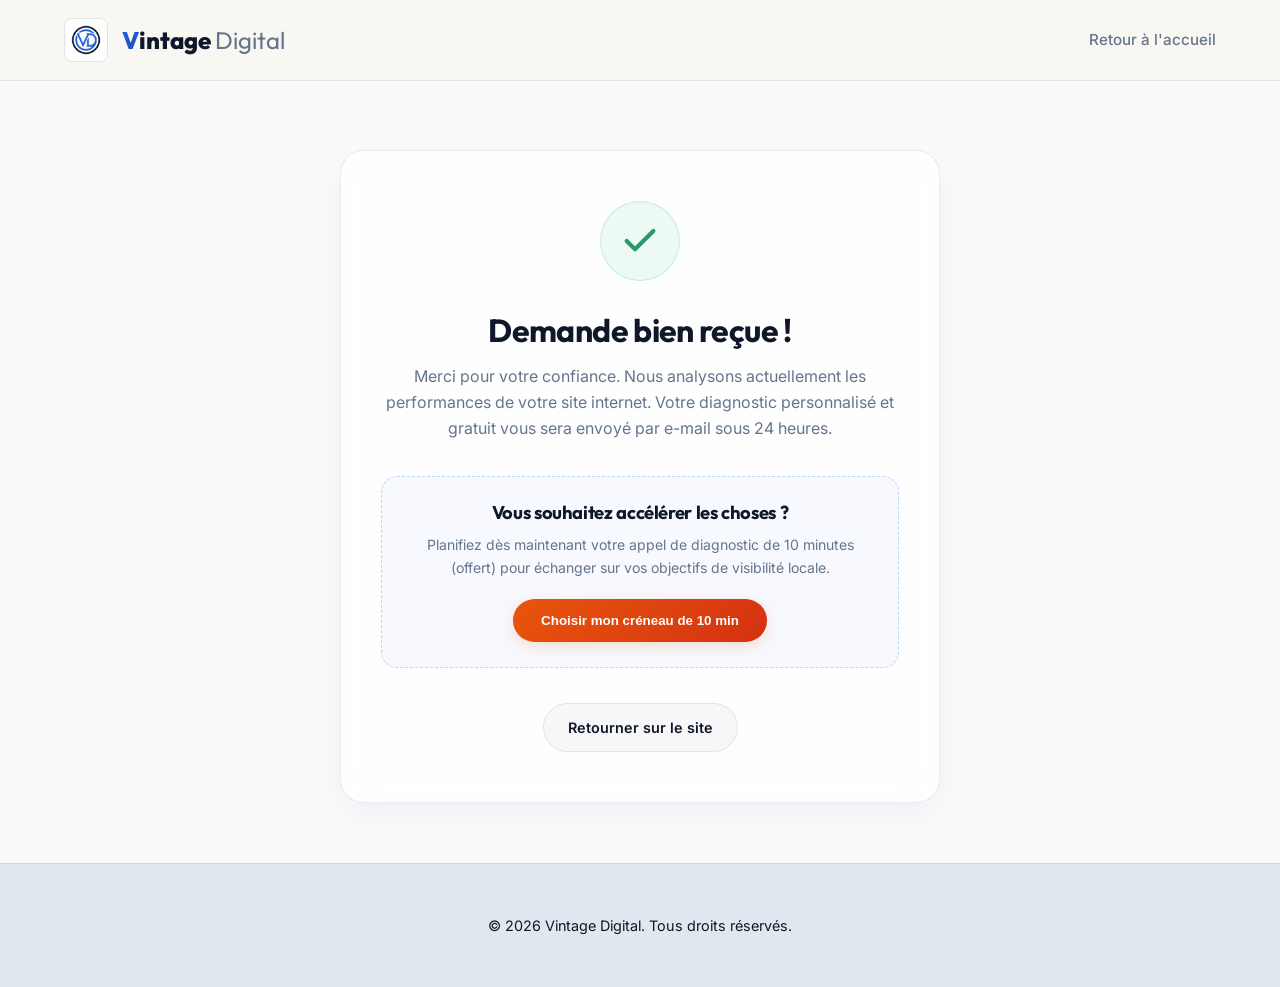
<file: merci.html>
<!DOCTYPE html>
<html lang="fr">
<head>
    <meta charset="UTF-8">
    <meta name="viewport" content="width=device-width, initial-scale=1.0">
    <title>Merci pour votre demande — Vintage Digital</title>
    <link rel="preconnect" href="https://fonts.googleapis.com">
    <link rel="preconnect" href="https://fonts.gstatic.com" crossorigin>
    <link href="https://fonts.googleapis.com/css2?family=Inter:wght@300;400;500;600;700&family=Outfit:wght@400;500;600;700;800&display=swap" rel="stylesheet">
    <link rel="stylesheet" href="index.css">
    <style>
        .thankyou-container {
            max-width: 600px;
            margin: 150px auto 60px auto;
            padding: 50px 40px;
            background: var(--glass-bg);
            backdrop-filter: blur(16px);
            -webkit-backdrop-filter: blur(16px);
            border: 1px solid var(--glass-border);
            border-radius: 24px;
            box-shadow: var(--glass-shadow);
            text-align: center;
        }
        .success-icon {
            background: rgba(30, 185, 129, 0.08);
            border: 1px solid rgba(30, 185, 129, 0.2);
            color: var(--color-emerald);
            width: 80px;
            height: 80px;
            border-radius: 50%;
            display: flex;
            align-items: center;
            justify-content: center;
            margin: 0 auto 30px auto;
            animation: pulseSuccess 2s infinite;
        }
        @keyframes pulseSuccess {
            0% { box-shadow: 0 0 0 0 rgba(30, 185, 129, 0.4); }
            70% { box-shadow: 0 0 0 15px rgba(30, 185, 129, 0); }
            100% { box-shadow: 0 0 0 0 rgba(30, 185, 129, 0); }
        }
        .thankyou-title {
            font-size: 2rem;
            color: var(--color-slate-dark);
            margin-bottom: 15px;
        }
        .thankyou-text {
            color: var(--text-muted);
            font-size: 1rem;
            line-height: 1.6;
            margin-bottom: 35px;
        }
        .action-box {
            background: rgba(37, 99, 235, 0.03);
            border: 1px dashed rgba(37, 99, 235, 0.25);
            border-radius: 16px;
            padding: 25px;
            margin-bottom: 35px;
        }
        .action-box h3 {
            font-size: 1.15rem;
            color: var(--color-slate-dark);
            margin-bottom: 10px;
        }
        .action-box p {
            font-size: 0.88rem;
            color: var(--text-muted);
            margin-bottom: 20px;
        }
        .button-group {
            display: flex;
            flex-direction: column;
            gap: 15px;
            align-items: center;
        }
        @media (min-width: 576px) {
            .button-group {
                flex-direction: row;
                justify-content: center;
            }
        }
    </style>
</head>
<body>

    <!-- Header / Navigation -->
    <header class="main-header">
        <div class="container header-container">
            <a href="index.html" class="logo flex items-center">
                <img src="logo.png" alt="Vintage Digital Logo" class="header-logo">
                <div class="logo-text">
                    <span class="logo-brand"><span class="logo-accent">V</span>intage <span class="logo-sub">Digital</span></span>
                </div>
            </a>
            <nav class="main-nav">
                <a href="index.html" class="nav-link">Retour à l'accueil</a>
            </nav>
        </div>
    </header>

    <!-- Main Content -->
    <div class="container">
        <main class="thankyou-container">
            <div class="success-icon">
                <svg width="40" height="40" viewBox="0 0 24 24" fill="none" stroke="currentColor" stroke-width="2.5" stroke-linecap="round" stroke-linejoin="round" class="feather feather-check"><polyline points="20 6 9 17 4 12"></polyline></svg>
            </div>
            
            <h1 class="thankyou-title">Demande bien reçue !</h1>
            <p class="thankyou-text">
                Merci pour votre confiance. Nous analysons actuellement les performances de votre site internet. Votre diagnostic personnalisé et gratuit vous sera envoyé par e-mail sous 24 heures.
            </p>

            <div class="action-box">
                <h3>Vous souhaitez accélérer les choses ?</h3>
                <p>Planifiez dès maintenant votre appel de diagnostic de 10 minutes (offert) pour échanger sur vos objectifs de visibilité locale.</p>
                <button data-cal-link="vintage-digital-1aadmo/appel-decouverte-10-min" data-cal-config='{"theme":"light"}' class="btn-wow">Choisir mon créneau de 10 min</button>
            </div>

            <div class="button-group">
                <a href="index.html" class="btn-secondary" style="padding: 12px 24px; font-size: 0.9rem;">Retourner sur le site</a>
            </div>
        </main>
    </div>

    <!-- Footer -->
    <footer class="main-footer">
        <div class="container text-center">
            <p>&copy; 2026 Vintage Digital. Tous droits réservés.</p>
        </div>
    </footer>

    <!-- Cal.com JavaScript Overlay Setup -->
    <script type="text/javascript">
      (function (C, A, L) {
        let p = function (a, ar) { a.q.push(ar); };
        let d = C.document; C.Cal = C.Cal || function () {
          let cal = C.Cal; let ar = arguments;
          if (!cal.loaded) {
            cal.ns = {}; cal.q = cal.q || [];
            d.head.appendChild(d.createElement("script")).src = A;
            cal.loaded = true;
          }
          if (ar[0] === L) {
            const api = function () { p(api, arguments); };
            const namespace = ar[1];
            api.q = api.q || [];
            if (typeof namespace === "string") {
              cal.ns[namespace] = cal.ns[namespace] || api;
              p(cal.ns[namespace], ar);
              p(cal, ["initNamespace", namespace]);
            } else p(cal, ar);
            return;
          }
          p(cal, ar);
        };
      })(window, "https://app.cal.com/embed/embed.js", "init");
      
      Cal("init", { origin: "https://cal.com" });
      Cal("ui", {
        styles: {
          branding: {
            brandColor: "#2563eb"
          }
        }
      });
    </script>
</body>
</html>
</file>
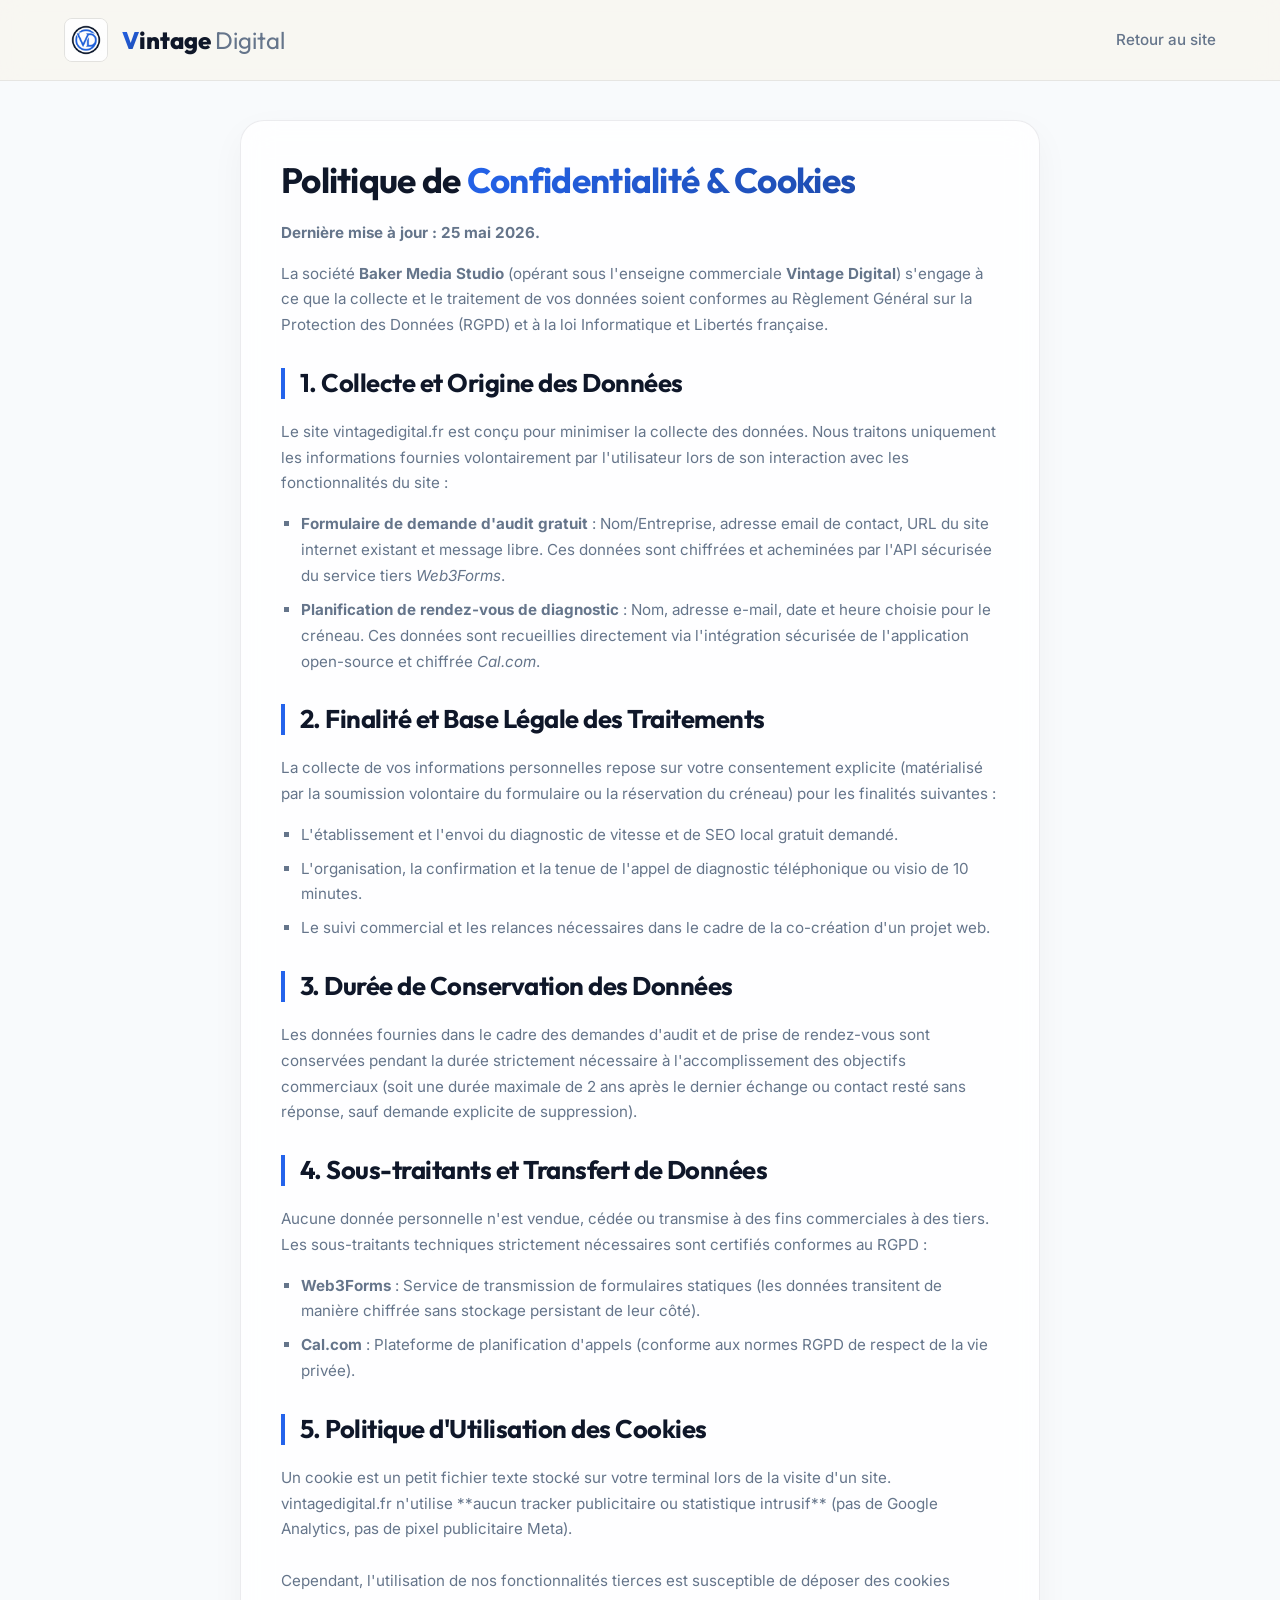
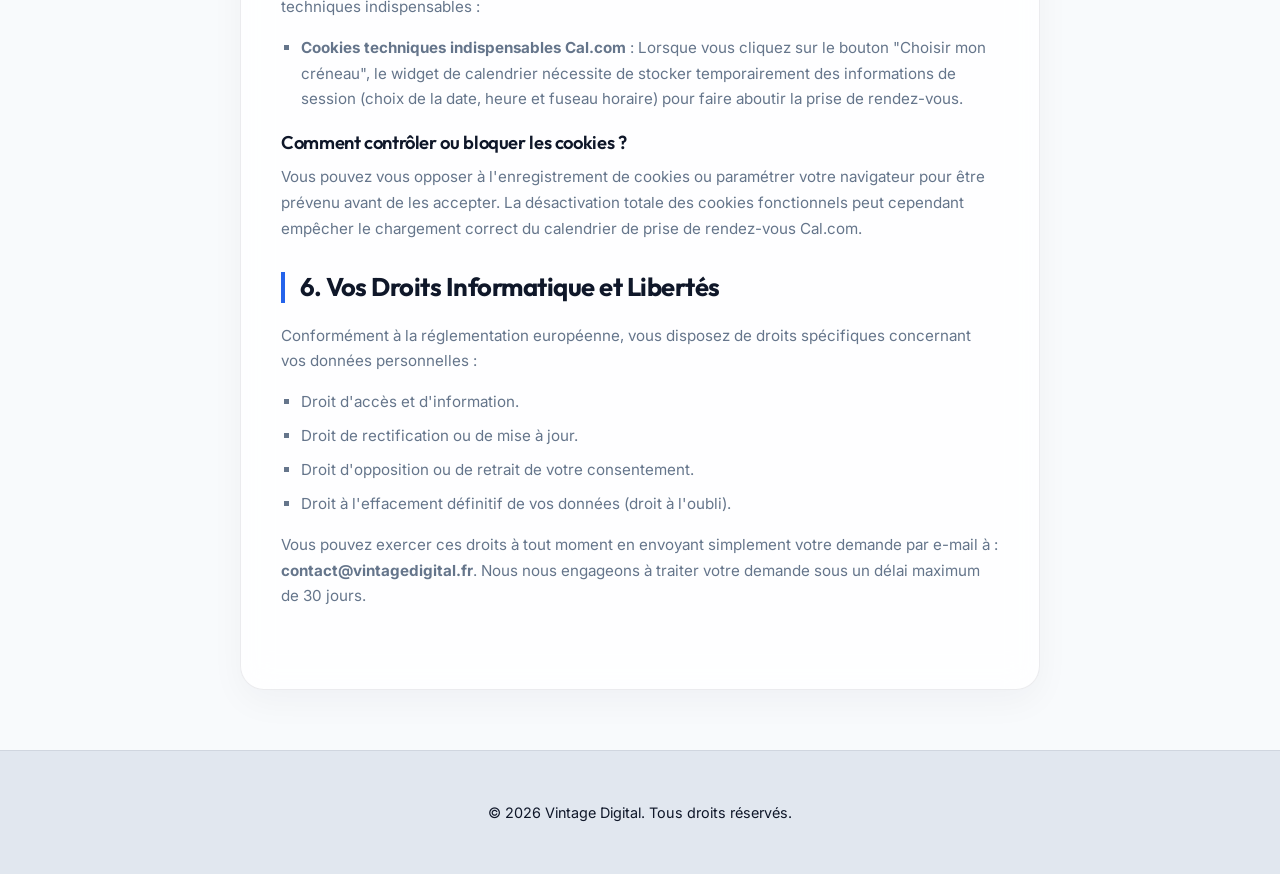
<file: politique-confidentialite.html>
<!DOCTYPE html>
<html lang="fr">
<head>
    <meta charset="UTF-8">
    <meta name="viewport" content="width=device-width, initial-scale=1.0">
    <title>Politique de Confidentialité & Cookies — Vintage Digital</title>
    <link rel="preconnect" href="https://fonts.googleapis.com">
    <link rel="preconnect" href="https://fonts.gstatic.com" crossorigin>
    <link href="https://fonts.googleapis.com/css2?family=Inter:wght@300;400;500;600;700&family=Outfit:wght@400;500;600;700;800&display=swap" rel="stylesheet">
    <link rel="stylesheet" href="index.css">
    <style>
        .legal-container {
            max-width: 800px;
            margin: 120px auto 60px auto;
            padding: 40px;
            background: var(--glass-bg);
            backdrop-filter: blur(16px);
            -webkit-backdrop-filter: blur(16px);
            border: 1px solid var(--glass-border);
            border-radius: 24px;
            box-shadow: var(--glass-shadow);
        }
        .legal-section {
            margin-bottom: 40px;
        }
        .legal-section h2 {
            font-size: 1.6rem;
            color: var(--color-slate-dark);
            margin-bottom: 20px;
            border-left: 4px solid var(--color-gold);
            padding-left: 15px;
            margin-top: 30px;
        }
        .legal-section h3 {
            font-size: 1.15rem;
            color: var(--text-primary);
            margin: 20px 0 10px 0;
            font-weight: 600;
        }
        .legal-section p, .legal-section ul {
            color: var(--text-muted);
            font-size: 0.95rem;
            line-height: 1.7;
            margin-bottom: 15px;
        }
        .legal-section ul {
            padding-left: 20px;
            list-style-type: square;
        }
        .legal-section li {
            margin-bottom: 8px;
        }
    </style>
</head>
<body>

    <!-- Header / Navigation -->
    <header class="main-header">
        <div class="container header-container">
            <a href="index.html" class="logo flex items-center">
                <img src="logo.png" alt="Vintage Digital Logo" class="header-logo">
                <div class="logo-text">
                    <span class="logo-brand"><span class="logo-accent">V</span>intage <span class="logo-sub">Digital</span></span>
                </div>
            </a>
            <nav class="main-nav">
                <a href="index.html" class="nav-link">Retour au site</a>
            </nav>
        </div>
    </header>

    <!-- Main Content -->
    <div class="container">
        <main class="legal-container">
            <h1 class="hero-title" style="font-size: 2.2rem; margin-bottom: 20px;">Politique de <span class="gradient-text">Confidentialité & Cookies</span></h1>
            
            <section class="legal-section">
                <p><strong>Dernière mise à jour : 25 mai 2026.</strong></p>
                
                <p>La société <strong>Baker Media Studio</strong> (opérant sous l'enseigne commerciale <strong>Vintage Digital</strong>) s'engage à ce que la collecte et le traitement de vos données soient conformes au Règlement Général sur la Protection des Données (RGPD) et à la loi Informatique et Libertés française.</p>
                
                <h2>1. Collecte et Origine des Données</h2>
                <p>Le site vintagedigital.fr est conçu pour minimiser la collecte des données. Nous traitons uniquement les informations fournies volontairement par l'utilisateur lors de son interaction avec les fonctionnalités du site :</p>
                <ul>
                    <li><strong>Formulaire de demande d'audit gratuit</strong> : Nom/Entreprise, adresse email de contact, URL du site internet existant et message libre. Ces données sont chiffrées et acheminées par l'API sécurisée du service tiers <em>Web3Forms</em>.</li>
                    <li><strong>Planification de rendez-vous de diagnostic</strong> : Nom, adresse e-mail, date et heure choisie pour le créneau. Ces données sont recueillies directement via l'intégration sécurisée de l'application open-source et chiffrée <em>Cal.com</em>.</li>
                </ul>

                <h2>2. Finalité et Base Légale des Traitements</h2>
                <p>La collecte de vos informations personnelles repose sur votre consentement explicite (matérialisé par la soumission volontaire du formulaire ou la réservation du créneau) pour les finalités suivantes :</p>
                <ul>
                    <li>L'établissement et l'envoi du diagnostic de vitesse et de SEO local gratuit demandé.</li>
                    <li>L'organisation, la confirmation et la tenue de l'appel de diagnostic téléphonique ou visio de 10 minutes.</li>
                    <li>Le suivi commercial et les relances nécessaires dans le cadre de la co-création d'un projet web.</li>
                </ul>

                <h2>3. Durée de Conservation des Données</h2>
                <p>Les données fournies dans le cadre des demandes d'audit et de prise de rendez-vous sont conservées pendant la durée strictement nécessaire à l'accomplissement des objectifs commerciaux (soit une durée maximale de 2 ans après le dernier échange ou contact resté sans réponse, sauf demande explicite de suppression).</p>

                <h2>4. Sous-traitants et Transfert de Données</h2>
                <p>Aucune donnée personnelle n'est vendue, cédée ou transmise à des fins commerciales à des tiers. Les sous-traitants techniques strictement nécessaires sont certifiés conformes au RGPD :</p>
                <ul>
                    <li><strong>Web3Forms</strong> : Service de transmission de formulaires statiques (les données transitent de manière chiffrée sans stockage persistant de leur côté).</li>
                    <li><strong>Cal.com</strong> : Plateforme de planification d'appels (conforme aux normes RGPD de respect de la vie privée).</li>
                </ul>

                <h2>5. Politique d'Utilisation des Cookies</h2>
                <p>Un cookie est un petit fichier texte stocké sur votre terminal lors de la visite d'un site. vintagedigital.fr n'utilise **aucun tracker publicitaire ou statistique intrusif** (pas de Google Analytics, pas de pixel publicitaire Meta).<br><br>Cependant, l'utilisation de nos fonctionnalités tierces est susceptible de déposer des cookies techniques indispensables :</p>
                <ul>
                    <li><strong>Cookies techniques indispensables Cal.com</strong> : Lorsque vous cliquez sur le bouton "Choisir mon créneau", le widget de calendrier nécessite de stocker temporairement des informations de session (choix de la date, heure et fuseau horaire) pour faire aboutir la prise de rendez-vous.</li>
                </ul>
                <h3>Comment contrôler ou bloquer les cookies ?</h3>
                <p>Vous pouvez vous opposer à l'enregistrement de cookies ou paramétrer votre navigateur pour être prévenu avant de les accepter. La désactivation totale des cookies fonctionnels peut cependant empêcher le chargement correct du calendrier de prise de rendez-vous Cal.com.</p>

                <h2>6. Vos Droits Informatique et Libertés</h2>
                <p>Conformément à la réglementation européenne, vous disposez de droits spécifiques concernant vos données personnelles :</p>
                <ul>
                    <li>Droit d'accès et d'information.</li>
                    <li>Droit de rectification ou de mise à jour.</li>
                    <li>Droit d'opposition ou de retrait de votre consentement.</li>
                    <li>Droit à l'effacement définitif de vos données (droit à l'oubli).</li>
                </ul>
                <p>Vous pouvez exercer ces droits à tout moment en envoyant simplement votre demande par e-mail à : <strong>contact@vintagedigital.fr</strong>. Nous nous engageons à traiter votre demande sous un délai maximum de 30 jours.</p>
            </section>
        </main>
    </div>

    <!-- Footer -->
    <footer class="main-footer">
        <div class="container text-center">
            <p>&copy; 2026 Vintage Digital. Tous droits réservés.</p>
        </div>
    </footer>

</body>
</html>
</file>
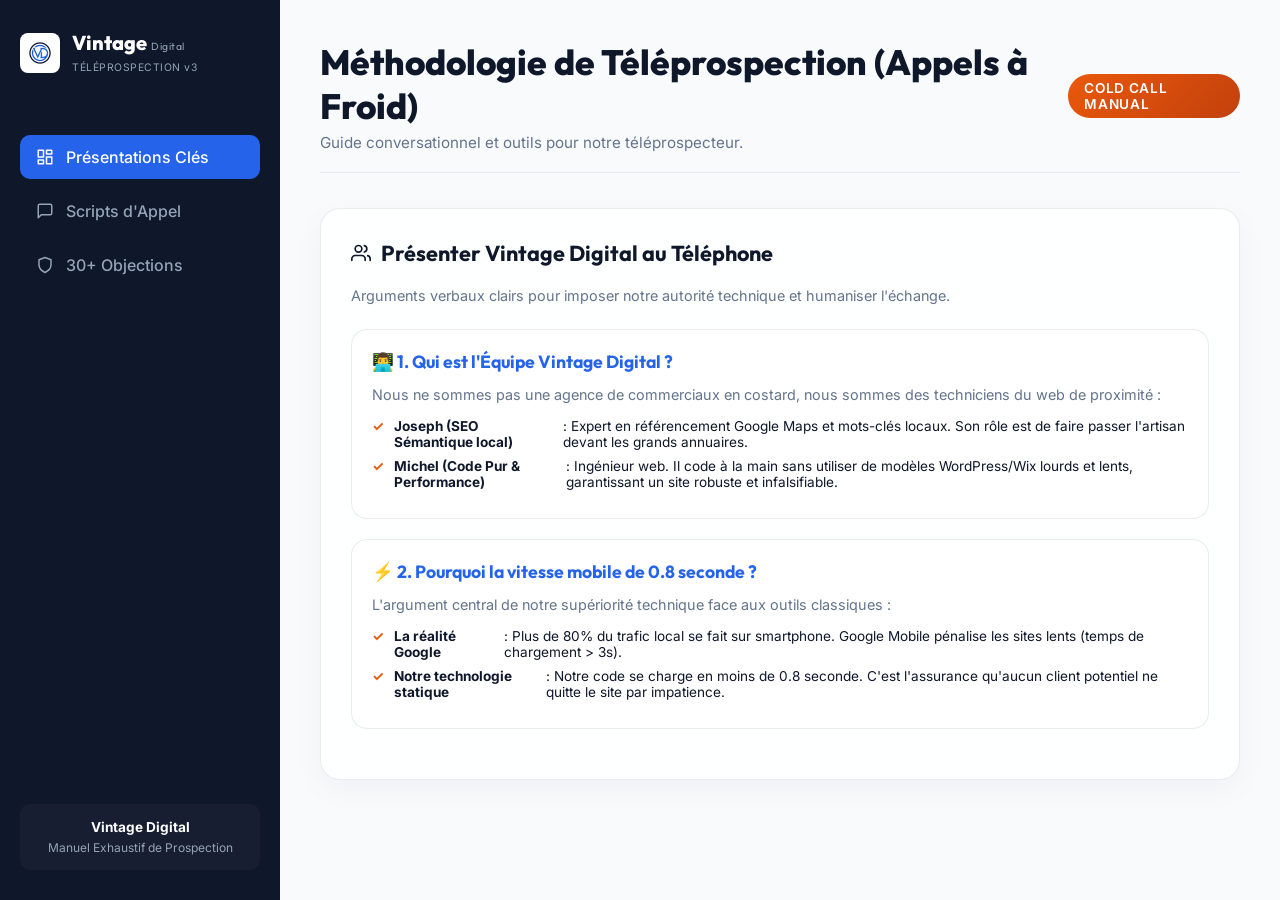
<file: sales-dashboard.html>
<!DOCTYPE html>
<html lang="fr">
<head>
    <meta charset="UTF-8">
    <meta name="viewport" content="width=device-width, initial-scale=1.0">
    <title>Vintage Digital — Manuel Exhaustif de Téléprospection (30+ Objections)</title>
    <!-- Google Fonts -->
    <link rel="preconnect" href="https://fonts.googleapis.com">
    <link rel="preconnect" href="https://fonts.gstatic.com" crossorigin>
    <link href="https://fonts.googleapis.com/css2?family=Inter:wght@300;400;500;600;700&family=Outfit:wght@400;500;600;700;800&display=swap" rel="stylesheet">
    <style>
        :root {
            --bg-main: #f8fafc;
            --bg-sidebar: #0f172a;
            --text-main: #0f172a;
            --text-muted: #64748b;
            --color-blue: #2563eb;
            --color-orange: #ea580c;
            --glass-bg: rgba(255, 255, 255, 0.85);
            --glass-border: rgba(15, 23, 42, 0.08);
            --glass-shadow: 0 10px 30px rgba(15, 23, 42, 0.04);
            --font-heading: 'Outfit', sans-serif;
            --font-body: 'Inter', sans-serif;
        }

        * {
            margin: 0;
            padding: 0;
            box-sizing: border-box;
        }

        body {
            font-family: var(--font-body);
            background-color: var(--bg-main);
            color: var(--text-main);
            display: flex;
            min-height: 100vh;
            overflow-x: hidden;
        }

        /* Sidebar styling */
        .sidebar {
            width: 280px;
            background-color: var(--bg-sidebar);
            color: #ffffff;
            padding: 30px 20px;
            display: flex;
            flex-direction: column;
            position: fixed;
            top: 0;
            bottom: 0;
            left: 0;
            z-index: 10;
        }

        .sidebar-brand {
            display: flex;
            align-items: center;
            gap: 12px;
            margin-bottom: 40px;
            text-decoration: none;
            color: #ffffff;
        }

        .sidebar-logo {
            width: 40px;
            height: 40px;
            background-color: #ffffff;
            border-radius: 8px;
            display: flex;
            align-items: center;
            justify-content: center;
            padding: 4px;
        }

        .sidebar-logo img {
            max-width: 100%;
            max-height: 100%;
        }

        .brand-text h2 {
            font-family: var(--font-heading);
            font-size: 1.25rem;
            font-weight: 800;
        }

        .brand-text span {
            font-size: 0.65rem;
            color: #94a3b8;
            letter-spacing: 0.05em;
        }

        .nav-list {
            list-style: none;
            display: flex;
            flex-direction: column;
            gap: 10px;
        }

        .nav-item a {
            display: flex;
            align-items: center;
            gap: 12px;
            padding: 12px 16px;
            color: #94a3b8;
            text-decoration: none;
            font-weight: 500;
            border-radius: 10px;
            transition: all 0.2s ease;
        }

        .nav-item a:hover, .nav-item.active a {
            color: #ffffff;
            background-color: rgba(255, 255, 255, 0.08);
        }

        .nav-item.active a {
            background-color: var(--color-blue);
        }

        .sidebar-footer {
            margin-top: auto;
            padding: 15px;
            background-color: rgba(255, 255, 255, 0.03);
            border-radius: 10px;
            text-align: center;
        }

        .sidebar-footer h4 {
            font-size: 0.85rem;
            color: #ffffff;
            margin-bottom: 5px;
        }

        .sidebar-footer p {
            font-size: 0.75rem;
            color: #94a3b8;
        }

        /* Main Content area */
        .main-content {
            margin-left: 280px;
            padding: 40px;
            width: calc(100% - 280px);
            max-width: 1400px;
        }

        .header-actions {
            display: flex;
            justify-content: space-between;
            align-items: center;
            margin-bottom: 35px;
            border-bottom: 1px solid var(--glass-border);
            padding-bottom: 20px;
        }

        .header-actions h1 {
            font-family: var(--font-heading);
            font-size: 2.2rem;
            font-weight: 800;
        }

        .badge-premium {
            background: linear-gradient(135deg, var(--color-orange) 0%, #c2410c 100%);
            color: #ffffff;
            padding: 6px 16px;
            border-radius: 9999px;
            font-size: 0.85rem;
            font-weight: 600;
            letter-spacing: 0.05em;
        }

        .glass-card {
            background: var(--glass-bg);
            border: 1px solid var(--glass-border);
            border-radius: 20px;
            padding: 30px;
            box-shadow: var(--glass-shadow);
            margin-bottom: 30px;
        }

        .glass-card h3 {
            font-family: var(--font-heading);
            font-size: 1.35rem;
            margin-bottom: 20px;
            display: flex;
            align-items: center;
            gap: 10px;
        }

        /* Category Selector for Objections */
        .category-tabs {
            display: flex;
            gap: 10px;
            margin-bottom: 25px;
            flex-wrap: wrap;
        }

        .category-tab {
            background: rgba(15, 23, 42, 0.03);
            border: 1px solid var(--glass-border);
            color: var(--text-main);
            padding: 8px 14px;
            border-radius: 8px;
            font-size: 0.8rem;
            font-weight: 600;
            cursor: pointer;
            transition: all 0.2s ease;
        }

        .category-tab:hover, .category-tab.active {
            background-color: var(--color-blue);
            color: #ffffff;
            border-color: transparent;
        }

        /* Objection Accordion */
        .objection-item {
            border: 1px solid var(--glass-border);
            border-radius: 12px;
            margin-bottom: 15px;
            overflow: hidden;
            background-color: #ffffff;
            display: none;
        }

        .objection-item.visible {
            display: block;
            animation: fadeIn 0.3s ease;
        }

        .objection-header {
            width: 100%;
            text-align: left;
            background: none;
            border: none;
            padding: 18px 24px;
            font-family: var(--font-heading);
            font-size: 1.05rem;
            font-weight: 600;
            color: var(--text-main);
            cursor: pointer;
            display: flex;
            justify-content: space-between;
            align-items: center;
            transition: background-color 0.2s ease;
        }

        .objection-header:hover {
            background-color: rgba(15, 23, 42, 0.01);
        }

        .objection-header svg {
            transition: transform 0.2s ease;
            color: var(--color-blue);
        }

        .objection-item.active .objection-header svg {
            transform: rotate(180deg);
        }

        .objection-body {
            max-height: 0;
            overflow: hidden;
            transition: max-height 0.25s ease-out;
            padding: 0 24px;
            color: var(--text-muted);
            font-size: 0.95rem;
            line-height: 1.6;
            background-color: rgba(15, 23, 42, 0.005);
        }

        .objection-item.active .objection-body {
            padding-bottom: 20px;
        }

        /* Presentation Cards */
        .presentation-card {
            background: #ffffff;
            border: 1px solid var(--glass-border);
            border-radius: 16px;
            padding: 20px;
            margin-bottom: 20px;
        }

        .presentation-card h4 {
            font-family: var(--font-heading);
            font-size: 1.1rem;
            margin-bottom: 10px;
            color: var(--color-blue);
            display: flex;
            align-items: center;
            gap: 8px;
        }

        .presentation-card p {
            font-size: 0.9rem;
            color: var(--text-muted);
            line-height: 1.6;
            margin-bottom: 12px;
        }

        .presentation-card ul {
            list-style: none;
            padding-left: 0;
        }

        .presentation-card li {
            font-size: 0.85rem;
            color: var(--text-main);
            margin-bottom: 8px;
            display: flex;
            gap: 10px;
            align-items: flex-start;
        }

        .presentation-card li::before {
            content: "✓";
            color: var(--color-orange);
            font-weight: 700;
        }

        /* Scripts styling */
        .scenarios-tabs {
            display: flex;
            gap: 12px;
            margin-bottom: 25px;
            border-bottom: 1px solid var(--glass-border);
            padding-bottom: 15px;
        }

        .scenario-tab {
            background: none;
            border: none;
            padding: 10px 18px;
            font-family: var(--font-body);
            font-weight: 600;
            font-size: 0.9rem;
            color: var(--text-muted);
            cursor: pointer;
            border-radius: 8px;
            transition: all 0.2s ease;
        }

        .scenario-tab:hover, .scenario-tab.active {
            color: var(--color-blue);
            background-color: rgba(37, 99, 235, 0.05);
        }

        .scenario-tab.active {
            background-color: var(--color-blue);
            color: #ffffff;
        }

        .script-builder {
            background-color: #ffffff;
            border: 1px solid var(--glass-border);
            border-radius: 16px;
            padding: 25px;
        }

        .builder-inputs {
            display: grid;
            grid-template-columns: repeat(auto-fit, minmax(200px, 1fr));
            gap: 15px;
            margin-bottom: 25px;
        }

        .builder-field label {
            display: block;
            font-size: 0.8rem;
            font-weight: 600;
            margin-bottom: 6px;
            color: var(--text-muted);
        }

        .builder-field input {
            width: 100%;
            padding: 10px 12px;
            border: 1px solid var(--glass-border);
            border-radius: 8px;
            font-size: 0.9rem;
            outline: none;
        }

        .angle-container {
            margin-bottom: 20px;
            border-top: 1px solid var(--glass-border);
            padding-top: 20px;
        }

        .angle-title {
            font-size: 0.85rem;
            font-weight: 700;
            text-transform: uppercase;
            letter-spacing: 0.05em;
            color: var(--text-muted);
            margin-bottom: 12px;
        }

        .angle-buttons {
            display: flex;
            gap: 10px;
            flex-wrap: wrap;
        }

        .angle-btn {
            background: rgba(15, 23, 42, 0.03);
            border: 1px solid var(--glass-border);
            color: var(--text-main);
            padding: 8px 14px;
            border-radius: 6px;
            font-size: 0.8rem;
            font-weight: 600;
            cursor: pointer;
            transition: all 0.2s ease;
        }

        .angle-btn:hover, .angle-btn.active {
            background-color: var(--color-blue);
            color: #ffffff;
            border-color: transparent;
        }

        .pitch-box {
            position: relative;
            background-color: #0f172a;
            color: #f8fafc;
            padding: 25px;
            border-radius: 12px;
            font-family: var(--font-body);
            font-size: 0.95rem;
            line-height: 1.65;
            white-space: pre-line;
            max-height: 400px;
            overflow-y: auto;
        }

        .pitch-box mark {
            background-color: rgba(234, 88, 12, 0.25);
            color: #ffedd5;
            padding: 2px 4px;
            border-radius: 4px;
            border-bottom: 1.5px solid var(--color-orange);
        }

        .copy-btn {
            position: absolute;
            top: 15px;
            right: 15px;
            background: rgba(255, 255, 255, 0.1);
            border: 1px solid rgba(255, 255, 255, 0.15);
            color: #ffffff;
            padding: 8px 14px;
            border-radius: 8px;
            font-size: 0.8rem;
            cursor: pointer;
            display: flex;
            align-items: center;
            gap: 6px;
            font-weight: 600;
            transition: all 0.2s ease;
            z-index: 5;
        }

        .copy-btn:hover {
            background: rgba(255, 255, 255, 0.2);
        }

        .copy-btn.copied {
            background-color: #10b981;
        }

        @keyframes fadeIn {
            from { opacity: 0; transform: translateY(5px); }
            to { opacity: 1; transform: translateY(0); }
        }
    </style>
</head>
<body>

    <!-- Sidebar navigation -->
    <aside class="sidebar">
        <a href="javascript:void(0)" class="sidebar-brand">
            <div class="sidebar-logo">
                <img src="logo.png" alt="Vintage Digital Logo">
            </div>
            <div class="brand-text">
                <h2>Vintage <span style="font-weight: 400; color: #94a3b8;">Digital</span></h2>
                <span>TÉLÉPROSPECTION v3</span>
            </div>
        </a>

        <nav style="margin-top: 20px;">
            <ul class="nav-list">
                <li class="nav-item active" id="nav-dash"><a href="javascript:void(0)" onclick="showSection('dash')"><svg width="18" height="18" viewBox="0 0 24 24" fill="none" stroke="currentColor" stroke-width="2" stroke-linecap="round" stroke-linejoin="round"><rect x="3" y="3" width="7" height="9"></rect><rect x="14" y="3" width="7" height="5"></rect><rect x="14" y="12" width="7" height="9"></rect><rect x="3" y="16" width="7" height="5"></rect></svg> Présentations Clés</a></li>
                <li class="nav-item" id="nav-pitches"><a href="javascript:void(0)" onclick="showSection('pitches')"><svg width="18" height="18" viewBox="0 0 24 24" fill="none" stroke="currentColor" stroke-width="2" stroke-linecap="round" stroke-linejoin="round"><path d="M21 15a2 2 0 0 1-2 2H7l-4 4V5a2 2 0 0 1 2-2h14a2 2 0 0 1 2 2z"></path></svg> Scripts d'Appel</a></li>
                <li class="nav-item" id="nav-objections"><a href="javascript:void(0)" onclick="showSection('objections')"><svg width="18" height="18" viewBox="0 0 24 24" fill="none" stroke="currentColor" stroke-width="2" stroke-linecap="round" stroke-linejoin="round"><path d="M12 22s8-4 8-10V5l-8-3-8 3v7c0 6 8 10 8 10z"></path></svg> 30+ Objections</a></li>
            </ul>
        </nav>

        <div class="sidebar-footer">
            <h4>Vintage Digital</h4>
            <p>Manuel Exhaustif de Prospection</p>
        </div>
    </aside>

    <!-- Main Content -->
    <main class="main-content">
        <header class="header-actions">
            <div>
                <h1 id="page-title">Méthodologie de Téléprospection (Appels à Froid)</h1>
                <p style="color: var(--text-muted); font-size: 0.95rem; margin-top: 5px;">Guide conversationnel et outils pour notre téléprospecteur.</p>
            </div>
            <span class="badge-premium">COLD CALL MANUAL</span>
        </header>

        <!-- SECTION 1: PRESENTATIONS CLÉS -->
        <section id="sec-dash" class="section-container">
            <div class="glass-card">
                <h3><svg width="20" height="20" viewBox="0 0 24 24" fill="none" stroke="currentColor" stroke-width="2" stroke-linecap="round" stroke-linejoin="round"><path d="M17 21v-2a4 4 0 0 0-4-4H5a4 4 0 0 0-4 4v2"></path><circle cx="9" cy="7" r="4"></circle><path d="M23 21v-2a4 4 0 0 0-3-3.87"></path><path d="M16 3.13a4 4 0 0 1 0 7.75"></path></svg> Présenter Vintage Digital au Téléphone</h3>
                <p style="color: var(--text-muted); font-size: 0.9rem; margin-bottom: 25px;">Arguments verbaux clairs pour imposer notre autorité technique et humaniser l'échange.</p>
                
                <div class="presentation-card">
                    <h4>👨‍💻 1. Qui est l'Équipe Vintage Digital ?</h4>
                    <p>Nous ne sommes pas une agence de commerciaux en costard, nous sommes des techniciens du web de proximité :</p>
                    <ul>
                        <li><strong>Joseph (SEO Sémantique local)</strong> : Expert en référencement Google Maps et mots-clés locaux. Son rôle est de faire passer l'artisan devant les grands annuaires.</li>
                        <li><strong>Michel (Code Pur & Performance)</strong> : Ingénieur web. Il code à la main sans utiliser de modèles WordPress/Wix lourds et lents, garantissant un site robuste et infalsifiable.</li>
                    </ul>
                </div>

                <div class="presentation-card">
                    <h4>⚡ 2. Pourquoi la vitesse mobile de 0.8 seconde ?</h4>
                    <p>L'argument central de notre supériorité technique face aux outils classiques :</p>
                    <ul>
                        <li><strong>La réalité Google</strong> : Plus de 80% du trafic local se fait sur smartphone. Google Mobile pénalise les sites lents (temps de chargement &gt; 3s).</li>
                        <li><strong>Notre technologie statique</strong> : Notre code se charge en moins de 0.8 seconde. C'est l'assurance qu'aucun client potentiel ne quitte le site par impatience.</li>
                    </ul>
                </div>
            </div>
        </section>

        <!-- SECTION 2: SCRIPTS APPELS A FROID -->
        <section id="sec-pitches" class="section-container" style="display: none;">
            <div class="glass-card">
                <h3><svg width="20" height="20" viewBox="0 0 24 24" fill="none" stroke="currentColor" stroke-width="2" stroke-linecap="round" stroke-linejoin="round"><path d="M17 21v-2a4 4 0 0 0-4-4H5a4 4 0 0 0-4 4v2"></path><circle cx="9" cy="7" r="4"></circle><path d="M23 21v-2a4 4 0 0 0-3-3.87"></path><path d="M16 3.13a4 4 0 0 1 0 7.75"></path></svg> Scénarios d'Appels & Angles d'Attaque</h3>
                
                <div class="scenarios-tabs">
                    <button class="scenario-tab active" onclick="switchScenario('nosite')" id="tab-nosite">1. Prospect sans site (L'invisible)</button>
                    <button class="scenario-tab" onclick="switchScenario('slowsite')" id="tab-slowsite">2. Site existant lent / obsolète</button>
                </div>

                <div id="scen-nosite" class="scenario-content active">
                    <div class="target-profile">
                        <div style="font-size: 1.5rem;">🎯</div>
                        <div>
                            <h4>Cible : L'invisible (Pas de site web)</h4>
                            <p>Le prospect n'est pas trouvable sur le web en dehors de sa fiche Google Maps (si elle existe). Il pense que son bouche-à-oreille lui suffit.</p>
                        </div>
                    </div>
                </div>

                <div id="scen-slowsite" class="scenario-content">
                    <div class="target-profile" style="border-left-color: var(--color-orange);">
                        <div style="font-size: 1.5rem;">⚡</div>
                        <div>
                            <h4>Cible : Le train de retard (Site obsolète / lent / non sécurisé)</h4>
                            <p>Le prospect a un vieux site web (souvent fait par son entourage ou une agence il y a 8 ans). Il se charge mal sur smartphone et nuit à son image.</p>
                        </div>
                    </div>
                </div>

                <!-- Script Personalization Builder -->
                <div class="script-builder">
                    <h4 style="margin-bottom: 15px; font-family: var(--font-heading); font-size: 1.1rem;">Remplir les informations du prospect :</h4>
                    
                    <div class="builder-inputs">
                        <div class="builder-field">
                            <label for="p-name">Nom du Dirigeant / Interlocuteur</label>
                            <input type="text" id="p-name" value="Jean" oninput="generatePitches()">
                        </div>
                        <div class="builder-field">
                            <label for="p-company">Nom de l'Entreprise</label>
                            <input type="text" id="p-company" value="Durand Rénovation" oninput="generatePitches()">
                        </div>
                        <div class="builder-field">
                            <label for="p-craft">Métier / Activité (ex: couvreur)</label>
                            <input type="text" id="p-craft" value="couvreur" oninput="generatePitches()">
                        </div>
                        <div class="builder-field">
                            <label for="p-city">Ville d'activité</label>
                            <input type="text" id="p-city" value="Angers" oninput="generatePitches()">
                        </div>
                        <div class="builder-field" id="speed-field-wrapper" style="display: none;">
                            <label for="p-speed">Vitesse de chargement mesurée (secondes)</label>
                            <input type="number" id="p-speed" value="4.5" step="0.1" oninput="generatePitches()">
                        </div>
                    </div>

                    <!-- Angle Selector -->
                    <div class="angle-container">
                        <div class="angle-title">Sélectionner l'angle d'attaque de l'appel :</div>
                        <div class="angle-buttons">
                            <button class="angle-btn active" id="angle-business" onclick="switchAngle('business')">Angle 1 : Perte Business & Concurrents (Manque à gagner)</button>
                            <button class="angle-btn" id="angle-speed" onclick="switchAngle('speed')">Angle 2 : Vitesse Mobile & Performance (Technique simple)</button>
                            <button class="angle-btn" id="angle-trust" onclick="switchAngle('trust')">Angle 3 : Confiance Locale & Proximité (Zéro abonnement)</button>
                            <button class="angle-btn" id="angle-maps" onclick="switchAngle('maps')">Angle 4 : Fiche Google non reliée (Doubler les appels)</button>
                        </div>
                    </div>

                    <!-- Generated Pitch Box -->
                    <div style="position: relative; margin-top: 15px;">
                        <button class="copy-btn" id="btn-copy" onclick="copyPitch()">
                            <svg width="14" height="14" viewBox="0 0 24 24" fill="none" stroke="currentColor" stroke-width="2" stroke-linecap="round" stroke-linejoin="round"><rect x="9" y="9" width="13" height="13" rx="2" ry="2"></rect><path d="M5 15H4a2 2 0 0 1-2-2V4a2 2 0 0 1 2-2h9a2 2 0 0 1 2 2v1"></path></svg>
                            <span>Copier le script</span>
                        </button>
                        <div class="pitch-box" id="pitch-output">Génération du script oral...</div>
                    </div>
                </div>
            </div>
        </section>

        <!-- SECTION 3: 30+ OBJECTIONS EXHAUSTIVES -->
        <section id="sec-objections" class="section-container" style="display: none;">
            <div class="glass-card">
                <h3><svg width="20" height="20" viewBox="0 0 24 24" fill="none" stroke="currentColor" stroke-width="2" stroke-linecap="round" stroke-linejoin="round"><path d="M12 22s8-4 8-10V5l-8-3-8 3v7c0 6 8 10 8 10z"></path></svg> Boîte à Outils de 30+ Objections au Téléphone</h3>
                <p style="color: var(--text-muted); font-size: 0.9rem; margin-bottom: 25px;">Sélectionnez une catégorie pour filtrer les objections et dérouler la parade idéale en cours d'appel.</p>

                <!-- Category Tabs for Objections -->
                <div class="category-tabs">
                    <button class="category-tab active" onclick="filterObjections('all')" id="cat-all">Tout afficher (32)</button>
                    <button class="category-tab" onclick="filterObjections('def')" id="cat-def">Défensive / Temps (7)</button>
                    <button class="category-tab" onclick="filterObjections('need')" id="cat-need">Pas besoin / Bouche à oreille (6)</button>
                    <button class="category-tab" onclick="filterObjections('tech')" id="cat-tech">Bricolage / Wix / IA (5)</button>
                    <button class="category-tab" onclick="filterObjections('finance')" id="cat-finance">Prix / Tarifs (5)</button>
                    <button class="category-tab" onclick="filterObjections('agency')" id="cat-agency">Agences / Contrats (5)</button>
                    <button class="category-tab" onclick="filterObjections('doubt')" id="cat-doubt">Technophobie / Doutes (4)</button>
                </div>

                <div id="objections-list">
                    <!-- OBJECTIONS GENERATED IN SCRIPT -->
                </div>
            </div>
        </section>
    </main>

    <script>
        let currentSection = 'dash';
        let activeScenario = 'nosite';
        let activeAngle = 'business';

        // 32 Objections Matrix
        const objectionsData = [
            // CATEGORY: DEFENSIVE
            {
                id: 1,
                cat: 'def',
                title: '« Je n\'ai pas le temps, je suis sur un chantier. »',
                tip: 'Ne pas insister mais proposer un SMS avec prototype gratuit pour fixer un rappel de 5 minutes.',
                text: '« Je comprends tout à fait <mark class="p-name-ob">Jean</mark>, vous êtes sur le terrain. Je serai très bref : je voulais vous proposer de concevoir un prototype visuel gratuit de page d\'accueil personnalisé pour <mark class="p-company-ob">Durand Rénovation</mark> afin de vous montrer le rendu.\n\nEst-ce que je peux vous envoyer le lien par SMS dès qu\'il est prêt, et on s\'appelle juste 5 minutes mardi à 18h pour en parler ? »'
            },
            {
                id: 2,
                cat: 'def',
                title: '« Envoyez-moi un e-mail d\'abord avec vos informations. »',
                tip: 'Accepter mais pivoter immédiatement sur le fait que le prototype visuel est la seule info concrète.',
                text: '« Bien sûr, je peux vous envoyer un mail de présentation. Cependant, un e-mail générique ne vous montrera pas votre future vitrine. Je vous propose de concevoir une maquette personnalisée de page d\'accueil pour <mark class="p-company-ob">Durand Rénovation</mark>.\n\nJe peux vous envoyer l\'adresse de la maquette par SMS dès qu\'elle est prête, comme ça vous pourrez y jeter un œil ce soir, et on s\'appelle rapidement mardi pour en parler ? »'
            },
            {
                id: 3,
                cat: 'def',
                title: '« Je ne suis pas intéressé. » (Objection réflexe instantanée)',
                tip: 'Ne pas reculer. Valider le désintérêt et relancer sur la perte de clients face aux concurrents.',
                text: '« Je comprends, vous êtes très sollicité. Si je vous appelle, ce n\'est pas pour vous vendre une énième formule publicitaire. C\'est parce qu\'en étudiant les recherches de <mark class="p-craft-ob">couvreur</mark> à <mark class="p-city-ob">Angers</mark>, j\'ai vu que plus de 300 clients locaux partaient chaque mois chez vos concurrents parce que votre entreprise est invisible.\n\nJe vous propose de concevoir un prototype visuel gratuit de page d\'accueil pour <mark class="p-company-ob">Durand Rénovation</mark> pour vous montrer ce que vous pourriez capter. Ça ne vous engage à rien. Je vous l\'envoie par SMS dès qu\'il est prêt ? »'
            },
            {
                id: 4,
                cat: 'def',
                title: '« Comment vous avez eu mon numéro ? C\'est de la pub ? »',
                tip: 'Désamorcer par la transparence locale et la démarche artisanale.',
                text: '« Pas du tout de la publicité de masse. J\'ai simplement trouvé vos coordonnées publiques professionnelles en faisant une étude sur les <mark class="p-craft-ob">couvreur</mark>s basés à <mark class="p-city-ob">Angers</mark>.\n\nNous sommes une équipe technique locale et notre démarche est de concevoir un premier prototype visuel gratuit pour démontrer notre savoir-faire avant même de vous proposer de travailler ensemble. Rien n\'est vendu au téléphone. »'
            },
            {
                id: 5,
                cat: 'def',
                title: '« Je n\'achète jamais rien par téléphone, au revoir. »',
                tip: 'Bloquer le raccrochage en rassurant sur le fait qu\'il n\'y a aucune transaction financière au téléphone.',
                text: '« Vous avez tout à fait raison, et je ferais la même chose à votre place. Je vous rassure : il n\'y a absolument rien à acheter aujourd\'hui, et aucun contrat ne se signe par téléphone.\n\nMon unique but est de vous envoyer par SMS le prototype gratuit que nous avons conçu pour <mark class="p-company-ob">Durand Rénovation</mark>. C\'est un cadeau pour vous montrer notre travail. Est-ce que je peux vous l\'envoyer sur ce numéro ? »'
            },
            {
                id: 6,
                cat: 'def',
                title: '« Laissez-moi votre numéro / Rappelez-moi dans 6 mois. »',
                tip: 'C\'est une esquive polie. Réengager sur une échéance à court terme avec le prototype.',
                text: '« Je peux noter cela. Mais d\'ici 6 mois, ce sont des dizaines de clients locaux qui vont encore partir chez vos concurrents à <mark class="p-city-ob">Angers</mark>.\n\nJe vous propose de concevoir un prototype d\'accueil personnalisé pour <mark class="p-company-ob">Durand Rénovation</mark> et de vous envoyer le lien par SMS. Vous le regardez quand vous avez 2 minutes, et on s\'appelle mardi prochain pour en parler ? »'
            },
            {
                id: 7,
                cat: 'def',
                title: '« Je ne gère pas ça, voyez avec mon associé / ma secrétaire. »',
                tip: 'Valider et rebondir pour obtenir le bon contact ou planifier un appel groupé.',
                text: '« Très bien, c\'est noté. Pour éviter de lui faire perdre du temps, est-ce que je peux lui proposer de concevoir un prototype gratuit de site pour <mark class="p-company-ob">Durand Rénovation</mark> et de lui envoyer le lien dès qu\'il est prêt ?\n\nQuel est son numéro ou son e-mail direct pour que je lui transmette ? »'
            },

            // CATEGORY: NEED
            {
                id: 8,
                cat: 'need',
                title: '« Le bouche-à-oreille me suffit largement. »',
                tip: 'Valider et montrer que le site vient sécuriser le bouche-à-oreille avant l\'appel.',
                text: '« C\'est une excellente chose, et cela prouve la qualité de vos réalisations. Cependant, saviez-vous que même lorsqu\'on vous recommande chaudement, plus de 80% des clients tapent le nom <mark class="p-company-ob">Durand Rénovation</mark> sur Google pour voir vos photos ou vos références avant de composer votre numéro ?\n\nSi vous n\'avez pas de vitrine propre ou si elle est obsolète, cela sème le doute. Notre site vitrine ultra-rapide vient simplement rassurer et valider ce bouche-à-oreille pour transformer le prospect recommandé en contrat signé à 100%. »'
            },
            {
                id: 9,
                cat: 'need',
                title: '« J\'ai déjà trop de travail / Je refuse des clients. »',
                tip: 'Féliciter et pivoter sur le recrutement ou l\'augmentation des prix (marge).',
                text: '« Félicitations, c\'est exceptionnel dans votre secteur d\'avoir ce problème. Justement, quand on a trop de travail, l\'objectif d\'un site n\'est pas d\'avoir plus de volume, mais de filtrer : de choisir les projets les plus rentables et d\'augmenter vos tarifs.\n\nUne vitrine haut de gamme montre que vous êtes un expert de premier plan à <mark class="p-city-ob">Angers</mark>, ce qui justifie des devis plus élevés auprès de clients plus qualitatifs. De plus, cela vous aide énormément si vous cherchez à recruter des ouvriers qualifiés. »'
            },
            {
                id: 10,
                cat: 'need',
                title: '« Mon entreprise est trop petite, je n\'ai pas besoin d\'un site. »',
                tip: 'Valoriser la petite taille comme argument de confiance locale face aux grands groupes.',
                text: '« Je comprends, vous voulez garder une structure à taille humaine. Mais aujourd\'hui, les clients locaux à <mark class="p-city-ob">Angers</mark> préfèrent largement travailler avec un artisan indépendant plutôt qu\'avec une grosse société anonyme.\n\nSeulement, pour vous choisir, ils ont besoin de voir votre visage, votre sérieux et vos réalisations. Une petite vitrine propre de 3 pages vous donne la même crédibilité qu\'un grand groupe, tout en valorisant votre proximité. »'
            },
            {
                id: 11,
                cat: 'need',
                title: '« Mes clients sont âgés, ils ne vont pas sur internet. »',
                tip: 'Expliquer que ce sont les enfants/proches qui cherchent pour eux sur mobile.',
                text: '« C\'est vrai pour une partie de la clientèle. Mais ce qu\'on observe aujourd\'hui, c\'est que ce sont très souvent les enfants ou les proches qui font les recherches sur leur smartphone pour trouver un professionnel de confiance pour leurs parents.\n\nEt s\'ils ne trouvent aucun site rassurant avec vos réalisations pour <mark class="p-company-ob">Durand Rénovation</mark>, ils choisissent un autre prestataire. Un site moderne capte cette transition familiale. »'
            },
            {
                id: 12,
                cat: 'need',
                title: '« J\'ai déjà une fiche Google Maps, pas besoin de site. »',
                tip: 'Montrer qu\'une fiche sans site est pénalisée et convertit deux fois moins d\'appels.',
                text: '« C\'est une excellente chose d\'avoir cette fiche. Cependant, Google favorise et fait remonter en premier les fiches Maps qui sont reliées à un site internet officiel optimisé.\n\nDe plus, un client qui clique sur votre fiche et ne trouve aucun lien vers vos réalisations ou votre histoire a tendance à repartir. Lier votre fiche à une vitrine ultra-rapide permet en moyenne de doubler le nombre d\'appels directs reçus depuis Google Maps. »'
            },
            {
                id: 13,
                cat: 'need',
                title: '« Je suis déjà sur Facebook / Instagram, ça me suffit. »',
                tip: 'Expliquer que les réseaux sociaux ne captent pas les recherches urgentes et ne vous appartiennent pas.',
                text: '« Les réseaux sont parfaits pour poster des actualités. Mais quand un habitant de <mark class="p-city-ob">Angers</mark> a un besoin urgent ou cherche un <mark class="p-craft-ob">couvreur</mark>, il ne va pas sur Facebook : il tape sa recherche sur Google.\n\nDe plus, vous ne possédez pas votre page Facebook. Si le réseau change ses règles ou bloque votre compte, vous perdez tout. Votre site internet est votre propriété exclusive à vie. »'
            },

            // CATEGORY: TECH / DIY
            {
                id: 14,
                cat: 'tech',
                title: '« Je peux faire mon site gratuitement sur Wix / WordPress. »',
                tip: 'Pointer la lenteur mobile et le manque de référencement de ces plateformes.',
                text: '« C\'est vrai, ces outils permettent de créer des pages en quelques clics. Mais le problème, c\'est qu\'ils génèrent des sites extrêmement lourds. Sur smartphone, ils mettent souvent plus de 4 secondes à charger.\n\nGoogle pénalise cette lenteur et n\'affiche pas ces sites dans les résultats de recherche locaux. Un site gratuit que personne ne trouve et qui fait fuir les visiteurs sur mobile est malheureusement une perte de temps. »'
            },
            {
                id: 15,
                cat: 'tech',
                title: '« Mon neveu / mon cousin va me faire mon site internet. »',
                tip: 'Valoriser le geste de la famille mais insister sur la responsabilité business et la maintenance.',
                text: '« C\'est super de s\'entraider en famille. Cependant, créer un site professionnel qui ramène des clients demande une expertise en référencement local et en vitesse de chargement.\n\nSi le site a un problème technique ou est bloqué pendant que votre neveu est en cours ou occupé, vous perdez des clients. Confier votre visibilité commerciale à un professionnel vous garantit un résultat immédiat et une tranquillité d\'esprit. »'
            },
            {
                id: 16,
                cat: 'tech',
                title: '« ChatGPT ou une IA peut me faire un site en 5 minutes. »',
                tip: 'Rappeler que l\'IA crée des structures vides et génériques sans optimisation humaine.',
                text: '« L\'IA est un outil fantastique pour générer des textes de base. Mais elle ne connaît pas votre marché local à <mark class="p-city-ob">Angers</mark>, elle ne sait pas coder une architecture sémantique optimisée pour devancer vos concurrents sur Google, et elle crée des designs très génériques.\n\nChez Vintage Digital, nous concevons une structure sur-mesure orientée business. L\'IA fournit le moteur brut, nous construisons la carrosserie et le système de navigation. »'
            },
            {
                id: 17,
                cat: 'tech',
                title: '« Un site internet ne sert à rien dans mon métier d\'artisan. »',
                tip: 'Prendre l\'exemple concret d\'un confrère ou des volumes de recherches locaux.',
                text: '« C\'est ce que pensent beaucoup d\'artisans avant de voir les chiffres. Pourtant, chaque jour à <mark class="p-city-ob">Angers</mark>, des dizaines d\'habitants cherchent un <mark class="p-craft-ob">couvreur</mark> de confiance pour des travaux.\n\nS\'ils ne trouvent que vos concurrents sur Google, ils signent chez eux. Un site vitrine n\'est pas un gadget, c\'est votre plaque professionnelle sur la plus grande avenue du monde : internet. »'
            },
            {
                id: 18,
                cat: 'tech',
                title: '« Je peux le faire moi-même, j\'ai des notions informatiques. »',
                tip: 'Montrer le coût d\'opportunité : leur temps de travail vaut plus cher que le coût du site.',
                text: '« C\'est une compétence intéressante. Mais en tant que dirigeant de <mark class="p-company-ob">Durand Rénovation</mark>, votre temps est précieux. Une heure passée sur le terrain ou avec vos clients vous rapporte beaucoup plus que de passer des nuits à essayer de régler des bugs d\'affichage sur mobile.\n\nConfier cela à notre équipe vous assure un site conforme aux normes de Google sous 15 jours sans vous détourner de votre activité. »'
            },

            // CATEGORY: FINANCE
            {
                id: 19,
                cat: 'finance',
                title: '« C\'est trop cher pour mon budget actuel. »',
                tip: 'Ramener le coût du site à sa valeur de rentabilité en nombre de contrats.',
                text: '« Je comprends tout à fait, chaque dépense doit être un investissement réfléchi. Regardons les chiffres : quel est le panier moyen ou le gain d\'un seul de vos projets de <mark class="p-craft-ob">couvreur</mark> ?\n\nSi le site ne vous amène qu\'un seul nouveau client sur toute l\'année, l\'investissement est déjà entièrement remboursé. Tout le reste, c\'est du bénéfice net pour vous. C\'est un commercial qui travaille pour vous 24h/24. »'
            },
            {
                id: 20,
                cat: 'finance',
                title: '« Donnez-moi vos tarifs directement par téléphone maintenant. »',
                tip: 'Ne pas donner de prix brut immédiat. Positionner le diagnostic gratuit d\'abord.',
                text: '« C\'est tout à fait normal de vouloir budgétiser. Nos tarifs s\'adaptent précisément à la taille du projet pour rester rentables par rapport à votre volume.\n\nPour vous donner un chiffre précis et juste, je vous propose de concevoir un prototype gratuit pour <mark class="p-company-ob">Durand Rénovation</mark>. On s\'appelle ensuite 10 minutes pour fixer l\'enveloppe avec laquelle vous êtes à l\'aise. »'
            },
            {
                id: 21,
                cat: 'finance',
                title: '« Je ne veux pas payer d\'abonnement récurrent chaque mois. »',
                tip: 'Valider et marteler notre modèle de paiement unique sans frais mensuels cachés.',
                text: '« Et vous avez 100% raison. Les abonnements à 150 € par mois engagés sur 3 ans sont des pièges. Chez Vintage Digital, nous ne facturons aucun abonnement récurrent.\n\nVous payez la création une seule fois, et le site vous appartient à vie à 100%. Les seuls frais obligatoires inhérents à tout site internet sont l\'hébergement et le nom de domaine (environ 30 à 50 € par AN), payés directement au fournisseur. Nous ne prenons aucun abonnement de maintenance obligatoire de notre côté. »'
            },
            {
                id: 22,
                cat: 'finance',
                title: '« J\'ai déjà perdu de l\'argent avec une agence web par le passé. »',
                tip: 'Compatir et montrer notre différence par le biais du prototype gratuit avant engagement.',
                text: '« Je suis sincèrement désolé de l\'apprendre, et malheureusement c\'est très fréquent dans notre métier. Beaucoup d\'agences vendent du vent et enferment les clients dans des contrats longs.\n\nC\'est pour regagner votre confiance que nous fonctionnons différemment : nous concevons d\'abord un prototype visuel de votre site gratuitement, sans aucun engagement. Vous voyez le résultat concret avant de décider de travailler avec nous. »'
            },
            {
                id: 23,
                cat: 'finance',
                title: '« Quel est le coût de maintenance annuel ? »',
                tip: 'Expliquer que nos sites statiques n\'ont pas besoin de maintenance technique payante.',
                text: '« La maintenance technique de notre côté est de 0 €. Comme nos sites sont codés en code pur sans base de données, ils sont infalsifiables et ne nécessitent pas de mises à jour de sécurité payantes.\n\nLes seuls frais annuels obligatoires sont votre hébergement et nom de domaine à régler directement au fournisseur (environ 30 à 50 € par an). Pour le reste, si vous voulez modifier un texte ou une photo plus tard, nous le faisons à la tâche, ce qui évite tout frais mensuel récurrent. »'
            },

            // CATEGORY: AGENCY
            {
                id: 24,
                cat: 'agency',
                title: '« J\'ai déjà une agence web avec qui je suis sous contrat. »',
                tip: 'Rechercher la date de fin de contrat et planter la graine de l\'alternative sans abonnement.',
                text: '« C\'est parfait si vous êtes déjà accompagné. Notre modèle est différent : chez nous, vous êtes propriétaire à 100% de votre site dès sa livraison, sans abonnement captif.\n\nSi jamais vous souhaitez comparer ou changer de formule à la fin de votre contrat actuel, n\'hésitez pas à nous solliciter pour un comparatif de performance ou de coût. »'
            },
            {
                id: 25,
                cat: 'agency',
                title: '« Mon site actuel me convient parfaitement (alors qu\'il est obsolète). »',
                tip: 'Faire douter en utilisant la lenteur sur mobile comme argument factuel objectif.',
                text: '« Graphiquement il a son histoire, c\'est certain. Mais avez-vous testé sa vitesse de chargement sur smartphone récemment ? Notre outil de diagnostic indique qu\'il met plus de 4 secondes à s\'afficher sur mobile.\n\nGoogle pénalise l\'affichage des sites lents sur smartphone. Même si le site vous convient visuellement, il bloque votre visibilité locale auprès de nouveaux clients. C\'est ce frein technique que je vous propose de corriger avec notre prototype gratuit. »'
            },
            {
                id: 26,
                cat: 'agency',
                title: '« On a déjà une personne en interne / une secrétaire qui gère ça. »',
                tip: 'Proposer de travailler en support de leur ressource interne pour la partie performance technique.',
                text: '« C\'est une excellente chose d\'avoir de la ressource en interne. Notre rôle chez Vintage Digital est souvent d\'accompagner les secrétaires ou chargés de com sur la partie purement technique : l\'optimisation du code pour la vitesse et le référencement sémantique sur Google.\n\nNous pouvons leur fournir une structure propre qu\'ils n\'auront plus qu\'à alimenter, leur faisant gagner un temps précieux. »'
            },
            {
                id: 27,
                cat: 'agency',
                title: '« Pourquoi travailler avec vous plutôt qu\'une agence connue ? »',
                tip: 'Mettre en avant notre modèle d\'artisans du web : réactivité et pas d\'intermédiaires commerciaux.',
                text: '« Les grandes agences ont beaucoup de charges et de commerciaux à rémunérer, ce qui gonfle leurs tarifs et leurs abonnements. Chez Vintage Digital, vous parlez directement aux techniciens : Joseph pour le référencement, Michel pour le code.\n\nPas d\'intermédiaires, une réactivité immédiate, et un site codé sur-mesure sans utiliser de modèles préfabriqués lourds. Nous sommes des artisans du web au service des artisans locaux. »'
            },
            {
                id: 28,
                cat: 'agency',
                title: '« Je dois en parler à mon associé / ma femme d\'abord. »',
                tip: 'Valider et proposer de concevoir le prototype visuel gratuit pour faciliter leur décision commune.',
                text: '« C\'est tout à fait normal, les décisions importantes se prennent en équipe. Pour que votre associé ou votre épouse puisse visualiser concrètement notre proposition, je vous propose de vous concevoir un prototype gratuit de page d\'accueil.\n\nJe vous enverrai le lien par SMS dès qu\'il sera prêt afin que vous puissiez le regarder ensemble. On s\'appelle rapidement mardi prochain pour en discuter ? »'
            },

            // CATEGORY: DOUBT
            {
                id: 29,
                cat: 'doubt',
                title: '« Qui me garantit que je serai en première page sur Google ? »',
                tip: 'Être honnête sur les règles de Google tout en expliquant notre méthode de SEO local ciblé.',
                text: '« Personne ne peut garantir contractuellement la première place sur Google car l\'algorithme leur appartient. Si une agence vous le promet, méfiez-vous.\n\nEn revanche, nous vous garantissons de cibler des requêtes locales précises (ex: <mark class="p-craft-ob">couvreur</mark> à <mark class="p-city-ob">Angers</mark>) où la concurrence est surmontable, et d\'optimiser la liaison sémantique avec votre fiche Maps. C\'est cette méthode de précision qui permet à nos clients de remonter rapidement sur leur secteur. »'
            },
            {
                id: 30,
                cat: 'doubt',
                title: '« Et si je veux modifier mon site moi-même plus tard ? »',
                tip: 'Rassurer sur la simplicité des modifications de texte / photos.',
                text: '« Pour garantir la rapidité et la sécurité, nous évitons les interfaces complexes comme WordPress qui tombent souvent en panne. Si vous avez une modification de texte ou de photo, vous nous l\'envoyez et nous la faisons pour vous sous 24 à 48 heures.\n\nC\'est facturé à la tâche ou inclus selon la formule choisie, ce qui vous évite de devoir gérer de la technique. »'
            },
            {
                id: 31,
                cat: 'doubt',
                title: '« Vos sites statiques sans base de données, c\'est dépassé, non ? »',
                tip: 'Expliquer que le statique est au contraire le standard moderne de la vitesse et de la sécurité.',
                text: '« C\'est tout l\'inverse ! Les bases de données (comme WordPress) obligent le serveur à reconstruire la page à chaque fois qu\'un visiteur clique, ce qui ralentit le site et crée des failles de sécurité.\n\nLes plus grands sites du monde repassent aujourd\'hui au statique (l\'architecture Jamstack) car les fichiers sont pré-générés. C\'est ce qui permet de charger en moins de 0.8s et d\'être 100% sécurisé contre le piratage. »'
            },
            {
                id: 32,
                cat: 'doubt',
                title: '« Mon secteur géographique est très restreint, un site ne m\'aidera pas. »',
                tip: 'Expliquer que la recherche locale est ultra-ciblée géographiquement.',
                text: '« C\'est justement notre force. Nous ne cherchons pas à vous faire connaître dans toute la France, mais uniquement dans un rayon de 15 kilomètres autour de <mark class="p-city-ob">Angers</mark>.\n\nQuand un habitant de votre quartier cherche un professionnel à proximité, Google utilise la géolocalisation pour afficher les fiches les plus proches. Avoir un site local relié vous assure d\'être choisi en priorité dans votre zone exacte. »'
            }
        ];

        function generateObjectionsHTML(filterCat = 'all') {
            const container = document.getElementById('objections-list');
            container.innerHTML = '';

            objectionsData.forEach(obj => {
                if (filterCat !== 'all' && obj.cat !== filterCat) return;

                const item = document.createElement('div');
                item.className = 'objection-item visible';
                item.setAttribute('data-cat', obj.cat);
                item.onclick = function() { toggleObjection(this); };

                item.innerHTML = `
                    <div class="objection-header">
                        <span>${obj.id}. ${obj.title}</span>
                        <svg width="18" height="18" viewBox="0 0 24 24" fill="none" stroke="currentColor" stroke-width="2" stroke-linecap="round" stroke-linejoin="round"><polyline points="6 9 12 15 18 9"></polyline></svg>
                    </div>
                    <div class="objection-body">
                        <p><strong>Poste de tir :</strong> ${obj.tip}</p>
                        <br>
                        <p>${obj.text}</p>
                    </div>
                `;
                container.appendChild(item);
            });
            updateObjectionPlaceholders();
        }

        function filterObjections(category) {
            document.querySelectorAll('.category-tab').forEach(tab => tab.classList.remove('active'));
            document.getElementById('cat-' + category).classList.add('active');
            generateObjectionsHTML(category);
        }

        function showSection(sectionId) {
            document.querySelectorAll('.sidebar .nav-item').forEach(item => item.classList.remove('active'));
            document.getElementById('nav-' + sectionId).classList.add('active');
            
            document.querySelectorAll('.section-container').forEach(sec => sec.style.display = 'none');
            document.getElementById('sec-' + sectionId).style.display = 'block';
            
            const title = document.getElementById('page-title');
            if (sectionId === 'dash') {
                title.textContent = "Méthodologie de Téléprospection (Appels à Froid)";
            } else if (sectionId === 'pitches') {
                title.textContent = "Scripts d'Appels Personnalisés";
                generatePitches();
            } else if (sectionId === 'objections') {
                title.textContent = "30+ Objections au Téléphone";
                generateObjectionsHTML('all');
            }
            currentSection = sectionId;
        }

        function switchScenario(scenario) {
            document.getElementById('tab-nosite').classList.remove('active');
            document.getElementById('tab-slowsite').classList.remove('active');
            document.getElementById('tab-' + scenario).classList.add('active');
            
            document.querySelectorAll('.scenario-content').forEach(scen => {
                scen.style.removeProperty('display');
                scen.classList.remove('active');
            });
            document.getElementById('scen-' + scenario).classList.add('active');
            
            const speedField = document.getElementById('speed-field-wrapper');
            if (scenario === 'slowsite') {
                speedField.style.display = 'block';
            } else {
                speedField.style.display = 'none';
            }
            
            activeScenario = scenario;
            generatePitches();
        }

        function switchAngle(angle) {
            document.getElementById('angle-business').classList.remove('active');
            document.getElementById('angle-speed').classList.remove('active');
            document.getElementById('angle-trust').classList.remove('active');
            document.getElementById('angle-maps').classList.remove('active');
            if (activeScenario === 'nosite') {
                if (activeAngle === 'business') {
                    text = `« Allo bonjour <mark>${name}</mark> ? Je suis [Votre Prénom] de l'agence Vintage Digital à côté de chez vous.\n\nJe vous appelle car j'ai mené une étude locale sur la visibilité des <mark>${craft}s</mark> basés à <mark>${city}</mark>. J'ai vu que vous aviez une excellente réputation locale mais aucune présence en ligne en dehors de Maps.\n\nActuellement, il y a plus de 300 recherches par mois d'habitants de <mark>${city}</mark> cherchant précisément un <mark>${craft}</mark> sur Google. Comme vous n'avez pas de vitrine, tous ces appels partent directement chez vos concurrents qui apparaissent en premier.\n\nPour vous montrer ce qui est possible, on se propose de vous concevoir un prototype visuel gratuit de site pour <mark>${company}</mark> afin de capter ces clients.\n\nEst-ce que vous auriez 10 minutes cette semaine pour qu'on en discute par téléphone et qu'on prépare cet aperçu ? »`;
                } else if (activeAngle === 'speed') {
                    text = `« Bonjour <mark>${name}</mark> ? Je suis [Votre Prénom] de Vintage Digital.\n\nJe me permets de vous contacter car j'ai vu que <mark>${company}</mark> n'avait pas encore de site internet officiel. Aujourd'hui, plus de 80% des clients locaux font leurs recherches sur smartphone avant de contacter un artisan.\n\nNous, notre spécialité chez Vintage Digital, c'est de concevoir des sites vitrines ultra-légers qui chargent en moins de 0.8 seconde pour capter immédiatement le client sur mobile, sans qu'il ait besoin d'attendre.\n\nPour que vous voyiez ce que ça donne, on se propose de vous concevoir un concept visuel gratuit et ultra-rapide aux couleurs de <mark>${company}</mark>.\n\nEst-ce que je peux vous préparer ça et on s'appelle 10 minutes ce jeudi pour regarder ? »`;
                } else if (activeAngle === 'trust') {
                    text = `« Bonjour <mark>${name}</mark> ? Je suis [Votre Prénom] de Vintage Digital.\n\nJe vous appelle car en faisant le tour des <mark>${craft}s</mark> sur <mark>${city}</mark>, j'ai remarqué que vous n'aviez pas de site vitrine. Souvent, les artisans refusent de faire un site par peur des abonnements captifs d'agences à 150€/mois.\n\nNotre modèle chez Vintage Digital est différent : nous faisons de la création de site sur-mesure. Vous payez une seule fois la création, et le site vous appartient à 100% à vie, sans aucun abonnement récurrent pour la maintenance.\n\nOn peut vous concevoir un aperçu gratuit de site personnalisé pour <mark>${company}</mark>. Est-ce que vous auriez 10 minutes pour qu'on en discute au téléphone et qu'on vous l'envoie dès qu'il est prêt ? »`;
                } else {
                    text = `« Bonjour <mark>${name}</mark> ? Je suis [Votre Prénom] de Vintage Digital.\n\nJe vous appelle au sujet de votre fiche Google Maps pour <mark>${company}</mark>. Vous avez de super retours, mais j'ai remarqué que votre fiche n'a aucun site web associé.\n\nGoogle favorise énormément les fiches qui ont un site officiel relié, et cela permet généralement de doubler le nombre d'appels téléphoniques directs depuis la recherche locale.\n\nOn vous propose de concevoir un prototype d'accueil gratuit pour <mark>${company}</mark> pour que vous voyiez comment lier les deux et booster vos appels.\n\nEst-ce qu'on peut s'appeler 10 minutes cette semaine pour caler ça ? »`;
                }
            } else if (activeScenario === 'slowsite') {
                if (activeAngle === 'business') {
                    text = `« Bonjour <mark>${name}</mark> ? Je suis [Votre Prénom] de Vintage Digital.\n\nJe vous appelle car j'ai fait une analyse de visibilité sur votre site <mark>${company}</mark>. Votre travail a l'air de grande qualité, mais j'ai constaté que votre site est extrêmement ralenti sur mobile : il met plus de <mark>${speed} secondes</mark> à se charger.\n\nGoogle indique que si un site dépasse les 3 secondes, plus d'un visiteur sur trois quitte la page immédiatement pour aller chez un concurrent. Vous perdez donc directement des clients locaux à <mark>${city}</mark> à cause de ce frein technique.\n\nOn vous propose de concevoir un prototype visuel modernisé et ultra-rapide de 0.8s pour <mark>${company}</mark> pour corriger cela.\n\nEst-ce qu'on peut se caler un appel rapide de 10 minutes cette semaine pour en discuter ? »`;
                } else if (activeAngle === 'speed') {
                    text = `« Allo bonjour <mark>${name}</mark> ? [Votre Prénom] de l'agence Vintage Digital.\n\nJe me permets de vous contacter car notre ingénieur web, Michel, a testé les performances mobiles du site de <mark>${company}</mark> sur l'outil officiel de Google. Le site affiche un temps de chargement de <mark>${speed} secondes</mark> sur smartphone.\n\nGoogle pénalise cette lenteur et dégrade votre classement de recherche locale. Notre spécialité, c'est de concevoir des sites vitrines propres en code pur qui chargent en moins de 0.8 seconde (PageSpeed 100/100).\n\nOn peut vous concevoir une maquette d'accueil ultra-rapide et modernisée pour <mark>${company}</mark> pour vous montrer la différence technique.\n\nEst-ce que vous auriez 10 minutes pour qu'on en discute par téléphone et qu'on vous montre la différence ? »`;
                } else if (activeAngle === 'trust') {
                    text = `« Allo bonjour <mark>${name}</mark> ? [Votre Prénom] de Vintage Digital.\n\nJe vous contacte au sujet du site internet de <mark>${company}</mark>. Je suppose que vous payez des frais de maintenance ou un abonnement à une agence pour ce site actuellement ?\n\nChez Vintage Digital, nous développons des sites sans aucun abonnement récurrent. Le site vous appartient à 100% à vie dès sa livraison, ce qui vous libère de ces coûts d'agences inutiles.\n\nOn vous propose de concevoir un concept visuel gratuit de site ultra-rapide pour <mark>${company}</mark>. Est-ce qu'on peut prendre 10 minutes par téléphone pour en discuter et vous présenter notre formule ? »`;
                } else {
                    text = `« Bonjour <mark>${name}</mark> ? [Votre Prénom] de Vintage Digital.\n\nJe vous appelle au sujet du site internet de <mark>${company}</mark>. J'ai remarqué qu'il n'est pas relié de façon optimale à votre fiche Google Maps, ce qui vous fait perdre de nombreuses demandes d'appels locaux d'habitants à <mark>${city}</mark>.\n\nEn optimisant la liaison sémantique et la vitesse mobile de votre site à moins de 0.8s, vous pouvez multiplier par deux le nombre d'appels reçus directement.\n\nOn peut vous concevoir une maquette gratuite pour <mark>${company}</mark> montrant cette optimisation. Est-ce qu'on peut en parler 10 minutes cette semaine ? »`;
                }
            }

            document.getElementById('pitch-output').innerHTML = text;
            updateObjectionPlaceholders();
        }

        function copyPitch() {
            const pitchBox = document.getElementById('pitch-output');
            const btn = document.getElementById('btn-copy');
            
            const textToCopy = pitchBox.innerText;

            navigator.clipboard.writeText(textToCopy).then(() => {
                const originalText = btn.innerHTML;
                btn.innerHTML = `<svg width="14" height="14" viewBox="0 0 24 24" fill="none" stroke="currentColor" stroke-width="2" stroke-linecap="round" stroke-linejoin="round"><polyline points="20 6 9 17 4 12"></polyline></svg> <span>Copié !</span>`;
                btn.classList.add('copied');
                setTimeout(() => {
                    btn.innerHTML = originalText;
                    btn.classList.remove('copied');
                }, 2000);
            });
        }

        function updateObjectionPlaceholders() {
            const name = document.getElementById('p-name').value || '[Prénom]';
            const company = document.getElementById('p-company').value || '[Entreprise]';
            const craft = document.getElementById('p-craft').value || '[métier]';
            const city = document.getElementById('p-city').value || '[Ville]';

            document.querySelectorAll('.p-name-ob').forEach(el => el.textContent = name);
            document.querySelectorAll('.p-company-ob').forEach(el => el.textContent = company);
            document.querySelectorAll('.p-craft-ob').forEach(el => el.textContent = craft);
            document.querySelectorAll('.p-city-ob').forEach(el => el.textContent = city);
        }

        function toggleObjection(element) {
            const isActive = element.classList.contains('active');
            
            document.querySelectorAll('.objection-item').forEach(item => {
                item.classList.remove('active');
                item.querySelector('.objection-body').style.maxHeight = null;
            });

            if (!isActive) {
                element.classList.add('active');
                const body = element.querySelector('.objection-body');
                body.style.maxHeight = body.scrollHeight + "px";
            }
        }

        window.onload = function() {
            generatePitches();
            generateObjectionsHTML('all');
        };
    </script>
</body>
</html>
</file>
<file: index.css>
/* ----------------------------------------------------
   VINTAGE DIGITAL — DESIGN SYSTEM & TOKENS (LUXURY SILK LIGHT)
------------------------------------------------------- */

:root {
    /* Color Tokens (HSL) - Tech-Artisan Premium Light Theme */
    --bg-main: hsl(210, 40%, 98%);      /* Blanc de Glace / Ice White */
    --bg-alt: hsl(214, 32%, 91%);       /* Gris Aluminium / Aluminum Gray */
    --text-primary: hsl(222, 47%, 11%); /* Bleu Obsidienne / Obsidian Blue */
    --text-muted: hsl(215, 16%, 47%);   /* Gris d'Acier atténué */
    
    --color-gold: hsl(221, 83%, 53%);    /* Bleu Cobalt (anciennement color-gold pour compatibilité de classes, mais bleu désormais) */
    --color-orange: hsl(20, 90%, 48%);  /* Orange Ambre pour les actions */
    --color-emerald: hsl(152, 60%, 38%); /* Vert Menthe - Vitesse / Validation */
    --color-slate-dark: hsl(222, 47%, 11%);
    
    --accent-gradient: linear-gradient(135deg, var(--color-gold) 0%, hsl(221, 70%, 40%) 100%); /* Dégradé de Bleus Cobalt */
    --accent-gradient-hover: linear-gradient(135deg, hsl(221, 90%, 60%) 0%, hsl(221, 80%, 45%) 100%);
    
    --orange-gradient: linear-gradient(135deg, var(--color-orange) 0%, hsl(10, 85%, 45%) 100%); /* Dégradé Orange Ambre */
    --orange-gradient-hover: linear-gradient(135deg, hsl(20, 95%, 55%) 0%, hsl(10, 90%, 50%) 100%);

    /* Spacing & Layout Tokens */
    --font-heading: 'Outfit', sans-serif;
    --font-body: 'Inter', sans-serif;
    
    /* Glossy Light Glassmorphism */
    --glass-bg: rgba(255, 255, 255, 0.82);
    --glass-border: rgba(15, 23, 42, 0.08);
    --glass-shadow: 0 12px 35px 0 rgba(15, 23, 42, 0.04);
}

/* Reset & Base Styles */
* {
    margin: 0;
    padding: 0;
    box-sizing: border-box;
}

html {
    scroll-behavior: smooth;
    font-size: 16px;
}

body {
    background-color: var(--bg-main);
    color: var(--text-primary);
    font-family: var(--font-body);
    line-height: 1.6;
    overflow-x: hidden;
}

.container {
    width: 100%;
    max-width: 1200px;
    margin: 0 auto;
    padding: 0 24px;
}

a {
    color: inherit;
    text-decoration: none;
}

/* Typography elements */
h1, h2, h3, h4 {
    font-family: var(--font-heading);
    font-weight: 700;
    letter-spacing: -0.02em;
    line-height: 1.2;
}

.gradient-text {
    background: var(--accent-gradient);
    -webkit-background-clip: text;
    -webkit-text-fill-color: transparent;
    background-clip: text;
}

/* Glow Orbs in background (Warm Gold decorative lights) */
.glow-orb {
    position: absolute;
    width: 450px;
    height: 450px;
    border-radius: 50%;
    filter: blur(160px);
    opacity: 0.1; /* Lumière diffuse discrète */
    z-index: 0;
    pointer-events: none;
}

.orb-1 {
    top: 15%;
    right: 5%;
    background-color: var(--color-gold);
}

.orb-2 {
    top: 40%;
    left: -10%;
    background-color: var(--color-orange);
}

/* Helper spacing utility */
.section {
    padding: 100px 0;
    position: relative;
    scroll-margin-top: 80px;
}

.bg-alt {
    background-color: var(--bg-alt);
}

.text-center {
    text-align: center;
}

.mb-30 {
    margin-bottom: 30px;
}

.mb-50 {
    margin-bottom: 50px;
}

.mt-10 {
    margin-top: 10px;
}

.mt-20 {
    margin-top: 20px;
}

.font-bold {
    font-weight: 700;
}

.text-indigo {
    color: var(--color-gold);
}

.text-emerald {
    color: var(--color-emerald);
}

.max-w-3xl {
    max-width: 768px;
    margin: 0 auto;
}

.max-w-xl {
    max-width: 550px;
    margin: 0 auto;
}

.hidden {
    display: none !important;
}

.w-full {
    width: 100%;
}

/* ----------------------------------------------------
   COMPONENTS
------------------------------------------------------- */

/* Glassmorphism Card base */
.glass-card {
    background: var(--glass-bg);
    backdrop-filter: blur(16px);
    -webkit-backdrop-filter: blur(16px);
    border: 1px solid var(--glass-border);
    border-radius: 20px;
    padding: 30px;
    box-shadow: var(--glass-shadow);
    transition: all 0.4s cubic-bezier(0.4, 0, 0.2, 1);
}

/* Buttons */
.btn-wow {
    background: var(--orange-gradient);
    color: #ffffff;
    font-weight: 600;
    padding: 14px 28px;
    border: none;
    border-radius: 9999px;
    cursor: pointer;
    display: inline-block;
    transition: transform 0.2s ease, box-shadow 0.2s ease;
    box-shadow: 0 4px 15px rgba(234, 88, 12, 0.2);
}

.btn-wow:hover {
    transform: translateY(-2px);
    box-shadow: 0 8px 25px rgba(234, 88, 12, 0.35);
}

.btn-wow:active {
    transform: translateY(0);
}

.btn-secondary {
    background: rgba(30, 41, 59, 0.03);
    color: var(--text-primary);
    font-weight: 600;
    padding: 14px 28px;
    border: 1px solid var(--glass-border);
    border-radius: 9999px;
    cursor: pointer;
    display: inline-block;
    transition: all 0.2s ease;
}

.btn-secondary:hover {
    background: rgba(30, 41, 59, 0.06);
    border-color: rgba(30, 41, 59, 0.18);
}

/* Grid Layouts */
.grid {
    display: grid;
    gap: 30px;
}

.grid-3 {
    grid-template-columns: repeat(auto-fit, minmax(300px, 1fr));
}

.grid-2-equal {
    grid-template-columns: 1fr;
}

@media (min-width: 768px) {
    .grid-2-equal {
        grid-template-columns: repeat(2, 1fr);
    }
}

.items-center {
    align-items: center;
}

/* ----------------------------------------------------
   HEADER & NAVIGATION
------------------------------------------------------- */

.main-header {
    position: fixed;
    top: 0;
    left: 0;
    width: 100%;
    z-index: 100;
    background: rgba(248, 246, 240, 0.85); /* Crème chaud transparent */
    backdrop-filter: blur(12px);
    -webkit-backdrop-filter: blur(12px);
    border-bottom: 1px solid var(--glass-border);
    padding: 18px 0;
}

.header-container {
    display: flex;
    justify-content: space-between;
    align-items: center;
}

.logo {
    display: flex;
    align-items: center;
    gap: 14px;
}

.header-logo {
    height: 44px;
    width: auto;
    border-radius: 8px;
    border: 1px solid rgba(30, 41, 59, 0.1);
}

.logo-text {
    display: flex;
    flex-direction: column;
    line-height: 1.1;
}

.logo-brand {
    font-family: var(--font-heading);
    font-size: 1.5rem;
    font-weight: 800;
    color: var(--text-primary);
}

.logo-accent {
    color: var(--color-gold);
    background: var(--accent-gradient);
    -webkit-background-clip: text;
    -webkit-text-fill-color: transparent;
}

.logo-sub {
    font-weight: 400;
    color: var(--text-muted);
}

.logo-slogan {
    font-family: var(--font-body);
    font-size: 0.65rem;
    font-weight: 500;
    color: var(--text-muted);
    letter-spacing: 0.03em;
    margin-top: 3px;
    display: none;
}

@media (min-width: 576px) {
    .logo-slogan {
        display: block;
    }
}

.main-nav {
    display: none;
    gap: 30px;
    align-items: center;
}

.nav-link {
    font-size: 0.95rem;
    font-weight: 500;
    color: var(--text-muted);
    transition: color 0.2s ease;
}

.nav-link:hover {
    color: var(--text-primary);
}

.btn-nav {
    padding: 8px 18px;
    font-size: 0.9rem;
}

.menu-toggle {
    background: none;
    border: none;
    color: var(--text-primary);
    cursor: pointer;
}

@media (min-width: 992px) {
    .main-nav {
        display: flex;
    }
    .menu-toggle {
        display: none;
    }
}

/* Mobile Nav Active State */
.main-nav.active {
    display: flex;
    flex-direction: column;
    position: absolute;
    top: 100%;
    left: 0;
    width: 100%;
    background-color: var(--bg-main);
    padding: 30px;
    border-bottom: 1px solid var(--glass-border);
    animation: slideDown 0.3s ease forwards;
}

@keyframes slideDown {
    from { transform: translateY(-10px); opacity: 0; }
    to { transform: translateY(0); opacity: 1; }
}

/* ----------------------------------------------------
   HERO SECTION
------------------------------------------------------- */

.hero-section {
    padding: 160px 0 100px 0;
    min-height: 100vh;
    display: flex;
    align-items: center;
    position: relative;
}

.hero-container {
    display: grid;
    grid-template-columns: 1fr;
    gap: 50px;
    align-items: center;
}

@media (min-width: 992px) {
    .hero-container {
        grid-template-columns: 1.2fr 0.8fr;
    }
}

.badge {
    background: rgba(217, 167, 74, 0.08);
    color: var(--color-gold);
    font-weight: 600;
    padding: 6px 14px;
    border-radius: 999px;
    display: inline-block;
    font-size: 0.85rem;
    letter-spacing: 0.05em;
    text-transform: uppercase;
    border: 1px solid rgba(217, 167, 74, 0.25);
    margin-bottom: 20px;
}

.hero-title {
    font-size: 2.8rem;
    line-height: 1.1;
    margin-bottom: 25px;
    color: var(--color-slate-dark);
}

@media (min-width: 768px) {
    .hero-title {
        font-size: 3.6rem;
    }
}

.hero-description {
    font-size: 1.15rem;
    color: var(--text-muted);
    margin-bottom: 35px;
    max-width: 600px;
}

.hero-actions {
    display: flex;
    gap: 15px;
    flex-wrap: wrap;
}

/* Floating Animations */
.animate-float {
    animation: float 6s ease-in-out infinite;
}

.animate-float-delayed {
    animation: float 6s ease-in-out infinite;
    animation-delay: 3s;
}

@keyframes float {
    0% { transform: translateY(0px); }
    50% { transform: translateY(-12px); }
    100% { transform: translateY(0px); }
}

.hero-visual {
    position: relative;
}

.visual-card {
    border-radius: 20px;
    overflow: hidden;
    padding: 0;
    border-color: rgba(30, 41, 59, 0.1);
}

.visual-card-header {
    background: rgba(30, 41, 59, 0.02);
    border-bottom: 1px solid var(--glass-border);
    padding: 10px 16px;
    display: flex;
    align-items: center;
    gap: 8px;
}

.dot {
    width: 10px;
    height: 10px;
    border-radius: 50%;
}

.dot.red { background-color: #ff5f56; }
.dot.yellow { background-color: #ffbd2e; }
.dot.green { background-color: #27c93f; }

.url {
    font-family: var(--font-body);
    font-size: 0.8rem;
    color: var(--text-muted);
    margin-left: auto;
    margin-right: auto;
}

.visual-card-body {
    padding: 40px;
    display: flex;
    flex-direction: column;
    align-items: center;
    gap: 30px;
}

/* Circular Chart Animation */
.performance-circle {
    display: flex;
    flex-direction: column;
    align-items: center;
    gap: 12px;
}

.circular-chart {
    display: block;
    width: 140px;
    height: 140px;
}

.circle-bg {
    fill: none;
    stroke: rgba(30, 41, 59, 0.04);
    stroke-width: 2.8;
}

.circle {
    fill: none;
    stroke-width: 2.8;
    stroke-linecap: round;
    animation: progress 2s ease-out forwards;
}

@keyframes progress {
    0% { stroke-dasharray: 0 100; }
}

.circular-chart.emerald .circle {
    stroke: var(--color-emerald);
}

.percentage {
    fill: var(--text-primary);
    font-family: var(--font-heading);
    font-size: 0.55rem;
    font-weight: 800;
    text-anchor: middle;
}

.label {
    font-size: 0.9rem;
    font-weight: 600;
    letter-spacing: 0.05em;
    color: var(--color-emerald);
    text-transform: uppercase;
}

.mockup-content {
    width: 100%;
    display: flex;
    flex-direction: column;
    align-items: center;
    gap: 10px;
}

.line {
    height: 6px;
    background: rgba(30, 41, 59, 0.04);
    border-radius: 99px;
}

.line.short { width: 40%; }
.line.medium { width: 70%; }
.line.long { width: 90%; }

.badge-mini {
    background: rgba(30, 185, 129, 0.08);
    color: var(--color-emerald);
    border: 1px solid rgba(30, 185, 129, 0.2);
    padding: 4px 10px;
    font-size: 0.75rem;
    border-radius: 99px;
    font-weight: 700;
    margin-top: 10px;
}

.badge-step {
    background: rgba(217, 167, 74, 0.1);
    color: var(--color-gold);
    border: 1px solid rgba(217, 167, 74, 0.2);
    padding: 4px 12px;
    font-size: 0.75rem;
    border-radius: 99px;
    font-weight: 700;
    margin-bottom: 15px;
    width: fit-content;
}

.badge-step-light {
    background: rgba(255, 255, 255, 0.2);
    color: #ffffff;
    border: 1px solid rgba(255, 255, 255, 0.4);
    padding: 4px 12px;
    font-size: 0.75rem;
    border-radius: 99px;
    font-weight: 700;
    margin-bottom: 15px;
    margin-top: 10px;
    width: fit-content;
}

/* Floating Logo Widget */
.logo-widget {
    position: absolute;
    bottom: -20px;
    left: -20px;
    padding: 16px 20px;
    border-color: rgba(30, 41, 59, 0.1);
}

.logo-widget-inner {
    display: flex;
    align-items: center;
    gap: 12px;
}

.logo-widget-inner h4 {
    font-size: 1rem;
    font-weight: 600;
}

.logo-widget-inner p {
    font-size: 0.75rem;
    color: var(--text-muted);
}

.icon-pulse {
    background: rgba(217, 167, 74, 0.1);
    border-radius: 12px;
    padding: 10px;
    display: flex;
    align-items: center;
    justify-content: center;
    color: var(--color-gold);
    animation: pulse 2s infinite;
}

@keyframes pulse {
    0% { box-shadow: 0 0 0 0 rgba(217, 167, 74, 0.4); }
    70% { box-shadow: 0 0 0 10px rgba(217, 167, 74, 0); }
    100% { box-shadow: 0 0 0 0 rgba(217, 167, 74, 0); }
}

/* ----------------------------------------------------
   ABOUT / VISION SECTION
------------------------------------------------------- */

.section-title {
    font-size: 2.2rem;
    margin-bottom: 20px;
    color: var(--color-slate-dark);
}

@media (min-width: 768px) {
    .section-title {
        font-size: 3rem;
    }
}

.section-subtitle {
    font-size: 1.15rem;
    color: var(--text-muted);
    line-height: 1.8;
}

.section-description {
    font-size: 1.1rem;
    color: var(--text-muted);
    margin-bottom: 20px;
}

/* ----------------------------------------------------
   FEATURES
------------------------------------------------------- */

.feature-card {
    border-radius: 20px;
}

.feature-card:hover {
    transform: translateY(-8px);
    border-color: rgba(30, 41, 59, 0.15);
    box-shadow: 0 12px 30px rgba(30, 41, 59, 0.04);
}

.feature-icon {
    width: 50px;
    height: 50px;
    border-radius: 14px;
    background: rgba(30, 41, 59, 0.02);
    border: 1px solid var(--glass-border);
    display: flex;
    align-items: center;
    justify-content: center;
    margin-bottom: 25px;
}

.feature-card h3 {
    margin-bottom: 15px;
    font-size: 1.3rem;
}

.feature-card p {
    color: var(--text-muted);
    font-size: 0.95rem;
}

/* ----------------------------------------------------
   CALCULATOR SECTION
------------------------------------------------------- */

.calc-card {
    border-radius: 24px;
    border-color: rgba(30, 41, 59, 0.12);
}

.calc-card h3 {
    font-size: 1.5rem;
    margin-bottom: 20px;
}

.calc-tabs {
    display: flex;
    gap: 10px;
    margin-bottom: 25px;
    border-bottom: 1px solid var(--glass-border);
    padding-bottom: 15px;
}

.calc-tab-btn {
    flex: 1;
    background: rgba(30, 41, 59, 0.02);
    border: 1px solid var(--glass-border);
    padding: 10px 15px;
    border-radius: 10px;
    font-family: var(--font-heading);
    font-size: 0.9rem;
    font-weight: 600;
    cursor: pointer;
    color: var(--text-muted);
    transition: all 0.3s ease;
}

.calc-tab-btn:hover {
    background: rgba(30, 41, 59, 0.05);
    color: var(--text-primary);
}

.calc-tab-btn.active {
    background: var(--accent-gradient);
    color: #ffffff;
    border-color: transparent;
    box-shadow: 0 4px 12px rgba(217, 167, 74, 0.15);
}

.calc-input-group {
    margin-bottom: 25px;
}

.calc-input-group label {
    display: block;
    margin-bottom: 10px;
    font-size: 0.95rem;
    display: flex;
    justify-content: space-between;
}

input[type=range] {
    -webkit-appearance: none;
    width: 100%;
    background: transparent;
}

input[type=range]:focus {
    outline: none;
}

input[type=range]::-webkit-slider-runnable-track {
    width: 100%;
    height: 8px;
    cursor: pointer;
    background: rgba(30, 41, 59, 0.05);
    border-radius: 99px;
}

input[type=range]::-webkit-slider-thumb {
    height: 20px;
    width: 20px;
    border-radius: 50%;
    background: var(--color-gold);
    cursor: pointer;
    -webkit-appearance: none;
    margin-top: -6px;
    box-shadow: 0 2px 8px rgba(217, 167, 74, 0.3);
    transition: background-color 0.15s ease;
}

input[type=range]::-webkit-slider-thumb:hover {
    background: hsl(38, 65%, 55%);
}

.range-hint {
    display: block;
    font-size: 0.8rem;
    color: var(--text-muted);
    margin-top: 6px;
}

.calc-result {
    background: rgba(30, 41, 59, 0.01);
    border: 1px dashed rgba(30, 41, 59, 0.15);
    border-radius: 16px;
    padding: 24px;
    text-align: center;
    margin-top: 30px;
}

.result-label {
    display: block;
    font-size: 0.9rem;
    color: var(--text-muted);
    margin-bottom: 6px;
}

.result-value {
    display: block;
    font-family: var(--font-heading);
    font-size: 2rem;
    font-weight: 800;
    color: var(--color-gold);
    margin-bottom: 10px;
}

.result-note {
    font-size: 0.85rem;
    color: var(--color-emerald);
}

/* ----------------------------------------------------
   PRICING
------------------------------------------------------- */

.pricing-card {
    border-radius: 24px;
    display: flex;
    flex-direction: column;
    justify-content: space-between;
}

.pricing-card.featured {
    border-color: var(--color-gold);
    box-shadow: 0 15px 40px rgba(217, 167, 74, 0.08);
    position: relative;
    transform: scale(1.02);
}

.popular-badge {
    position: absolute;
    top: -15px;
    left: 50%;
    transform: translateX(-50%);
    background: var(--color-gold);
    color: #ffffff;
    font-size: 0.75rem;
    font-weight: 700;
    padding: 4px 14px;
    border-radius: 99px;
    text-transform: uppercase;
    letter-spacing: 0.05em;
}

.plan-header {
    margin-bottom: 30px;
}

.plan-header h4 {
    font-size: 1.4rem;
    margin-bottom: 10px;
}

.price {
    font-family: var(--font-heading);
    font-size: 2.2rem;
    font-weight: 800;
    margin-bottom: 10px;
}

.period {
    font-size: 0.9rem;
    font-weight: 400;
    color: var(--text-muted);
}

.plan-desc {
    font-size: 0.9rem;
    color: var(--text-muted);
}

.plan-features {
    margin-bottom: 35px;
}

.plan-features ul {
    list-style: none;
}

.plan-features li {
    margin-bottom: 12px;
    font-size: 0.95rem;
    display: flex;
    align-items: center;
    gap: 10px;
}

.check {
    color: var(--color-emerald);
    font-weight: 700;
}

/* ----------------------------------------------------
   CONTACT FORM
------------------------------------------------------- */

.contact-card {
    border-radius: 24px;
    border-color: rgba(30, 41, 59, 0.12);
}

.form-group {
    margin-bottom: 20px;
}

.form-group label {
    display: block;
    font-size: 0.9rem;
    margin-bottom: 8px;
    color: var(--text-muted);
}

.form-group input, .form-group textarea {
    width: 100%;
    background: rgba(30, 41, 59, 0.01);
    border: 1px solid var(--glass-border);
    border-radius: 12px;
    padding: 12px 16px;
    color: var(--text-primary);
    font-family: var(--font-body);
    font-size: 1rem;
    transition: border-color 0.2s ease, background-color 0.2s ease;
}

.form-group input:focus, .form-group textarea:focus {
    outline: none;
    border-color: var(--color-gold);
    background-color: rgba(30, 41, 59, 0.03);
}

/* ----------------------------------------------------
   FOOTER
------------------------------------------------------- */

.main-footer {
    border-top: 1px solid var(--glass-border);
    padding: 50px 0;
    background-color: var(--bg-alt);
    font-size: 0.9rem;
}
</file>
